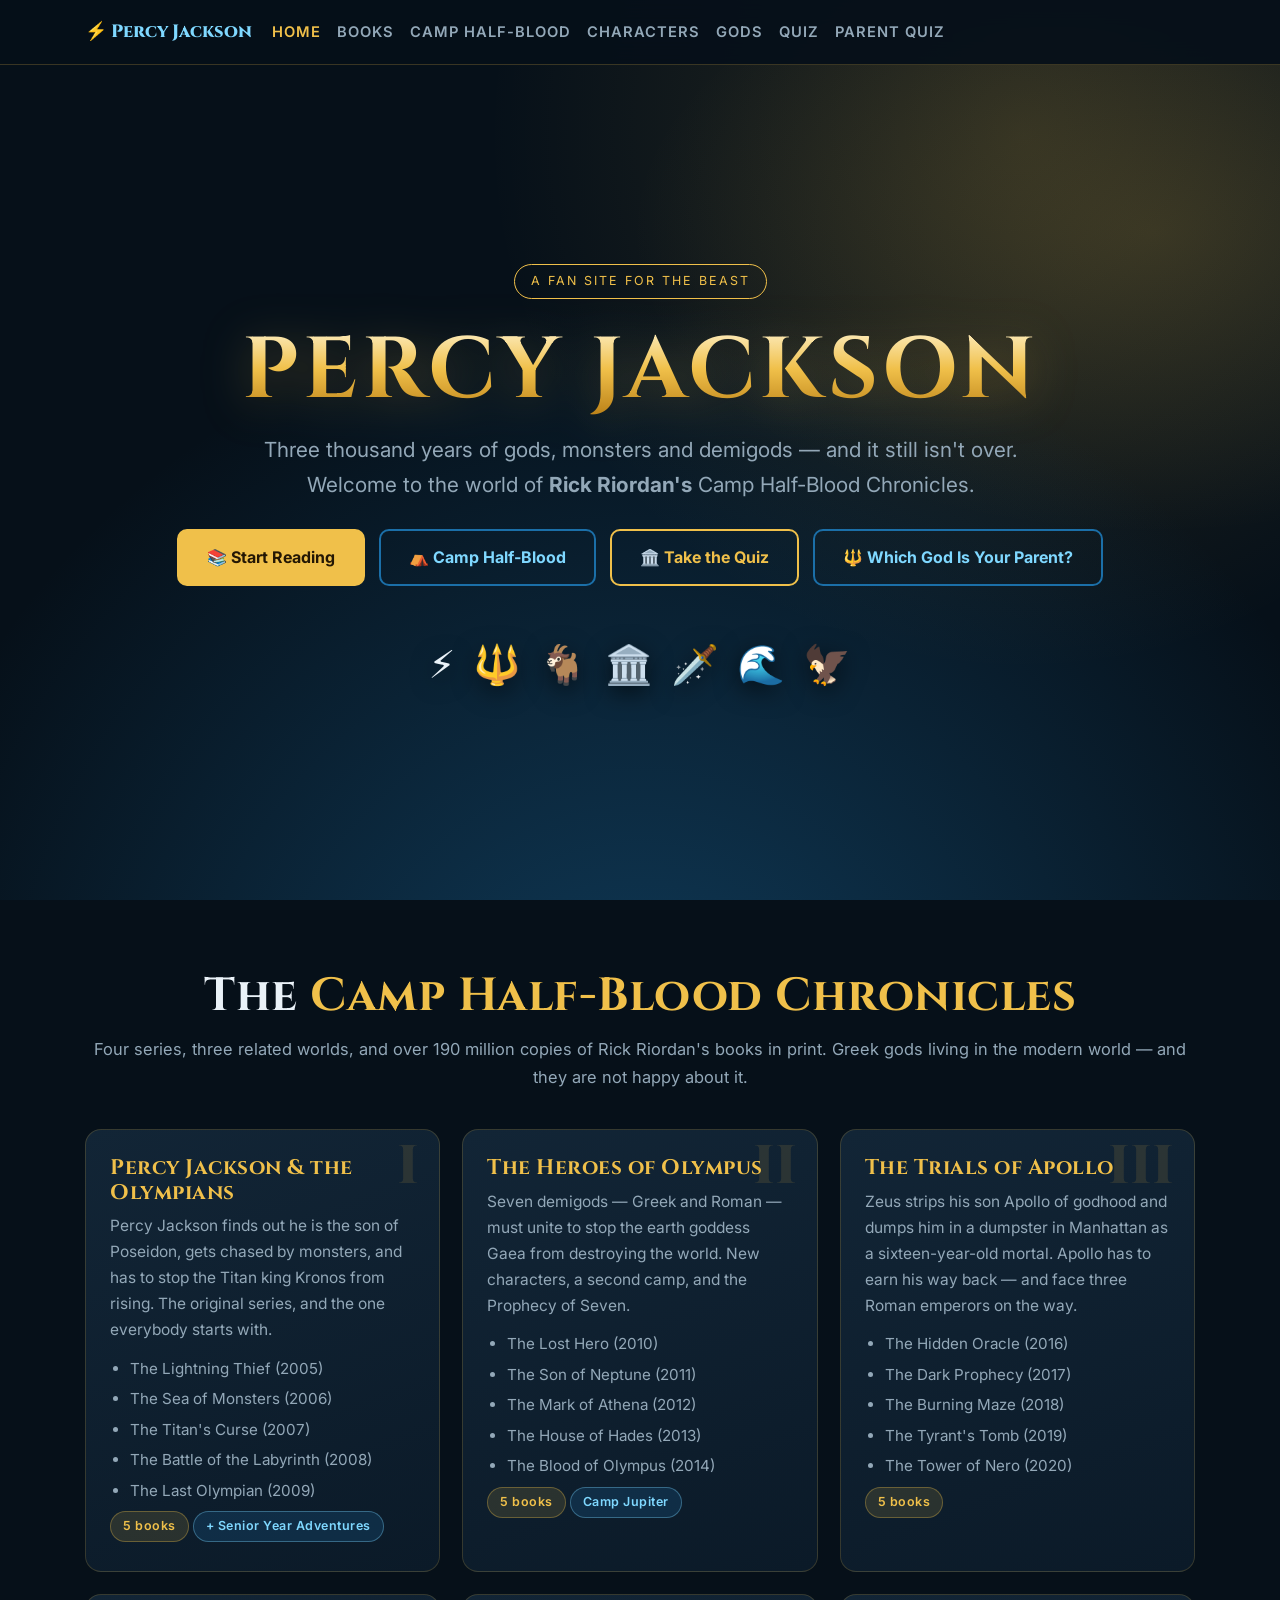
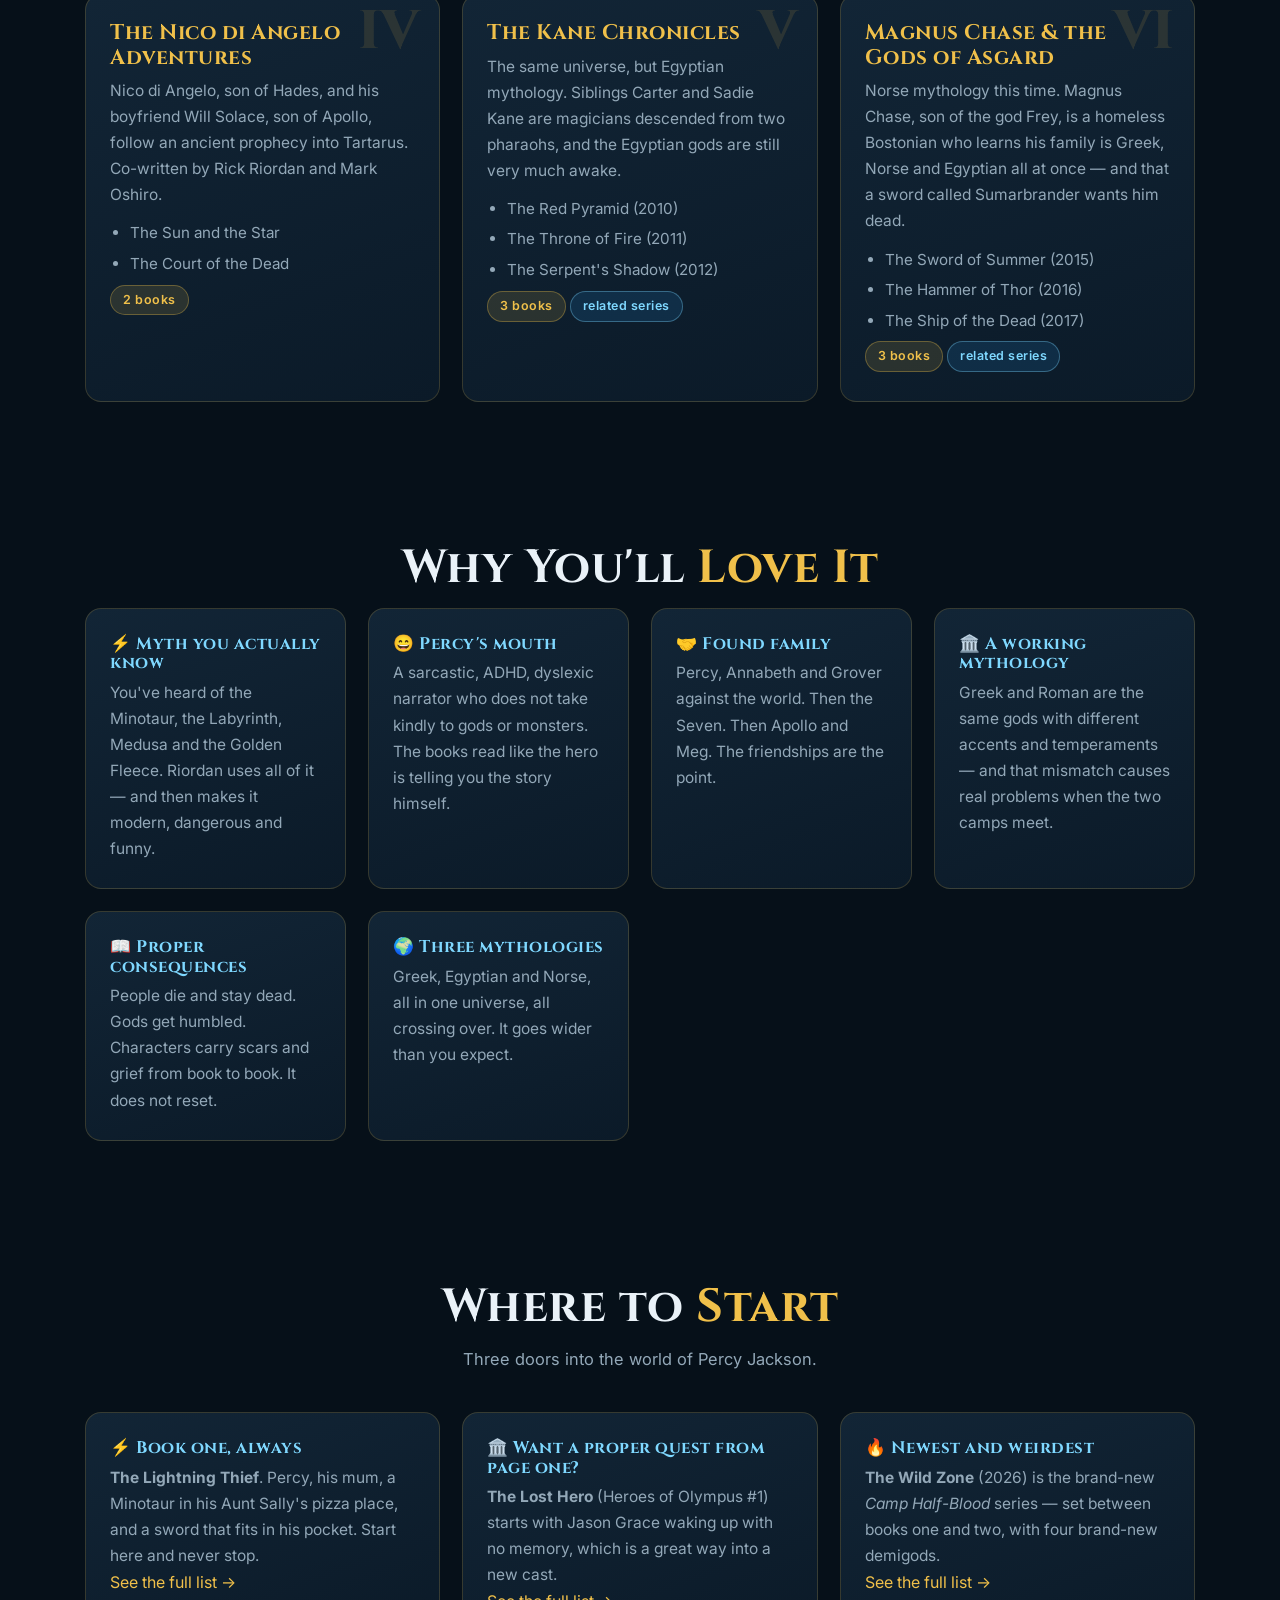
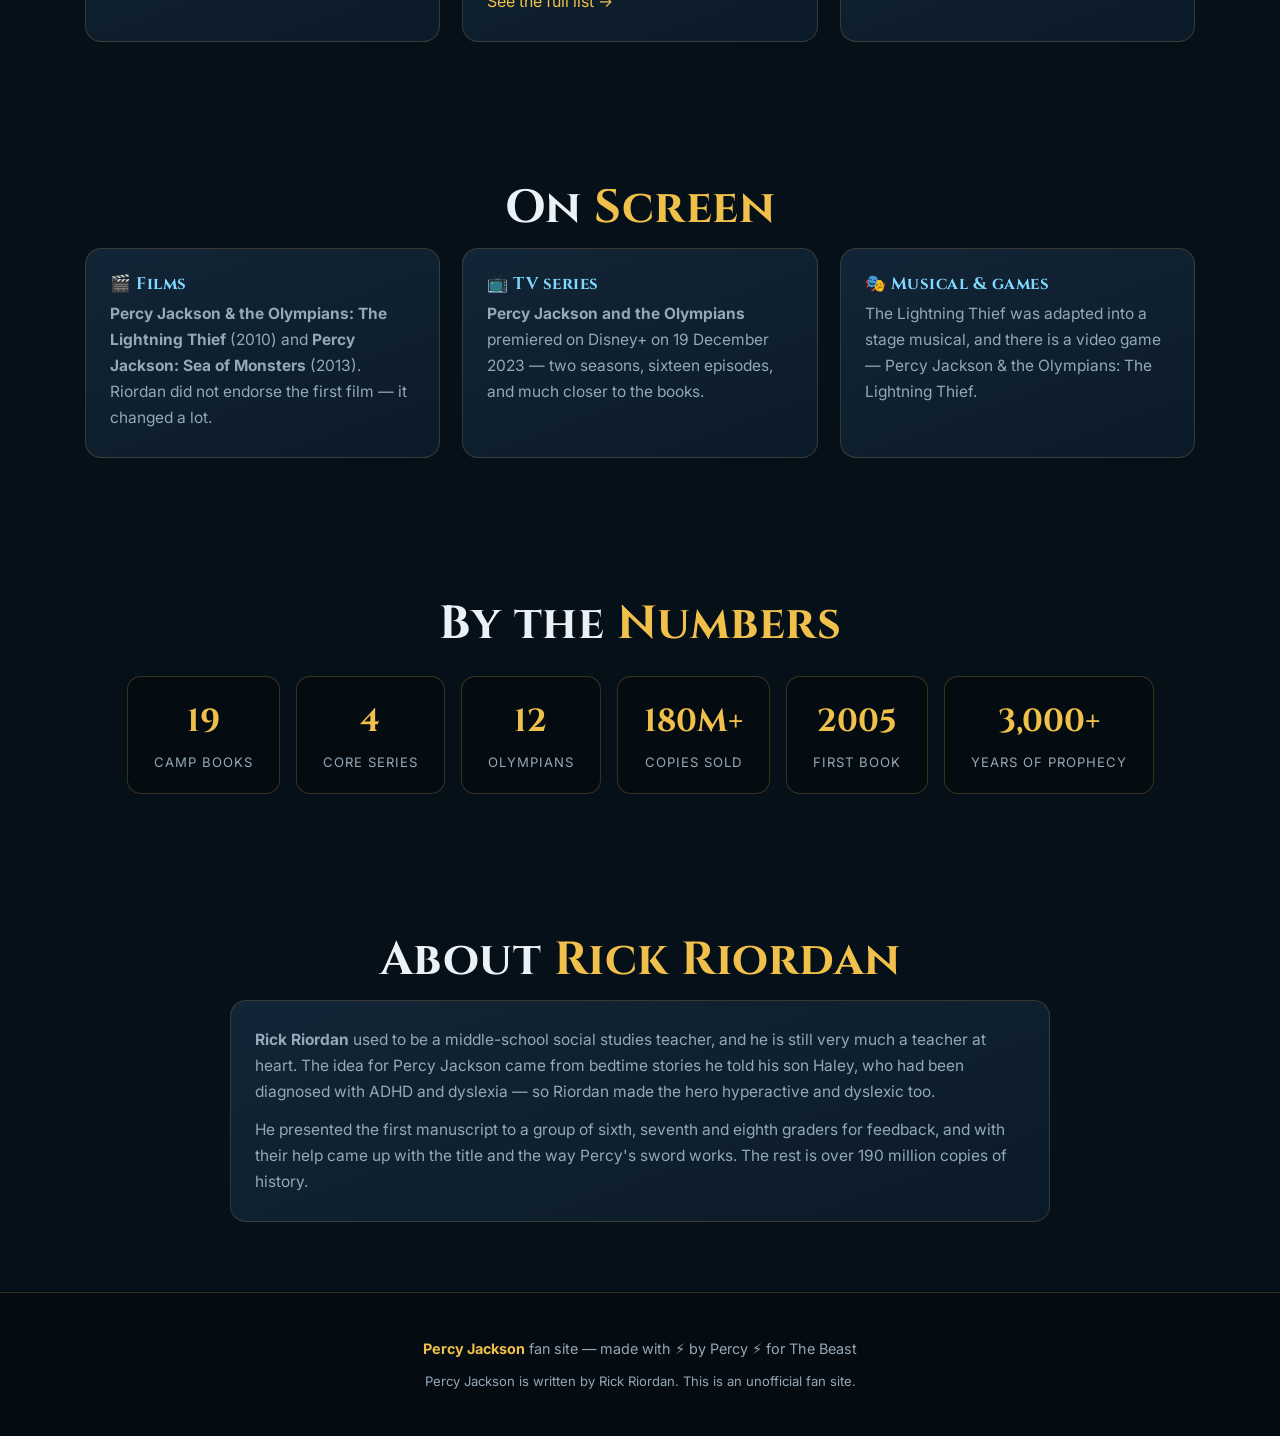
<file: index.html>
<!DOCTYPE html>
<html lang="en">
<head>
<meta charset="UTF-8">
<meta name="viewport" content="width=device-width, initial-scale=1.0">
<title>Percy Jackson — The Camp Half-Blood Chronicles</title>
<meta name="description" content="Everything about Rick Riordan's Percy Jackson universe: the books, the camps, the characters, the gods — and quizzes. Built by Percy ⚡">
<link rel="preconnect" href="https://fonts.googleapis.com">
<link rel="preconnect" href="https://fonts.gstatic.com" crossorigin>
<link href="https://fonts.googleapis.com/css2?family=Cinzel:wght@600;700;800&family=Inter:wght@400;500;600;700&display=swap" rel="stylesheet">
<link rel="stylesheet" href="css/style.css?v=1">
</head>
<body>

<nav>
  <div class="nav-inner">
    <div class="logo">⚡ <span>Percy Jackson</span></div>
    <div class="nav-links">
      <a href="index.html">Home</a>
      <a href="books.html">Books</a>
      <a href="camp.html">Camp Half-Blood</a>
      <a href="characters.html">Characters</a>
      <a href="gods.html">Gods</a>
      <a href="quiz.html">Quiz</a>
      <a href="parent-quiz.html">Parent Quiz</a>
    </div>
  </div>
</nav>

<header class="hero">
  <div class="hero-bg"></div>
  <div class="wrap">
    <div class="tag">A fan site for The Beast</div>
    <h1>Percy Jackson</h1>
    <p class="sub">Three thousand years of gods, monsters and demigods — and it still isn't over.<br>
    Welcome to the world of <strong>Rick Riordan's</strong> Camp Half-Blood Chronicles.</p>
    <div class="hero-btns">
      <a href="books.html" class="btn solid">📚 Start Reading</a>
      <a href="camp.html" class="btn blue">⛺ Camp Half-Blood</a>
      <a href="quiz.html" class="btn">🏛️ Take the Quiz</a>
      <a href="parent-quiz.html" class="btn blue">🔱 Which God Is Your Parent?</a>
    </div>
    <div class="bolt-row">
      <span>⚡</span><span>🔱</span><span>🐐</span><span>🏛️</span><span>🗡️</span><span>🌊</span><span>🦅</span>
    </div>
  </div>
</header>

<section>
  <div class="wrap">
    <h2 class="section-title reveal">The <span>Camp Half-Blood Chronicles</span></h2>
    <p class="section-sub reveal">Four series, three related worlds, and over 190 million copies of Rick Riordan's books in print. Greek gods living in the modern world — and they are not happy about it.</p>
    <div class="grid g2">

      <div class="card series-card reveal">
        <div class="series-no">I</div>
        <h3>Percy Jackson &amp; the Olympians</h3>
        <p>Percy Jackson finds out he is the son of Poseidon, gets chased by monsters, and has to stop the Titan king Kronos from rising. The original series, and the one everybody starts with.</p>
        <ul>
          <li>The Lightning Thief (2005)</li>
          <li>The Sea of Monsters (2006)</li>
          <li>The Titan's Curse (2007)</li>
          <li>The Battle of the Labyrinth (2008)</li>
          <li>The Last Olympian (2009)</li>
        </ul>
        <span class="chip">5 books</span><span class="chip blue">+ Senior Year Adventures</span>
      </div>

      <div class="card series-card reveal">
        <div class="series-no">II</div>
        <h3>The Heroes of Olympus</h3>
        <p>Seven demigods — Greek and Roman — must unite to stop the earth goddess Gaea from destroying the world. New characters, a second camp, and the Prophecy of Seven.</p>
        <ul>
          <li>The Lost Hero (2010)</li>
          <li>The Son of Neptune (2011)</li>
          <li>The Mark of Athena (2012)</li>
          <li>The House of Hades (2013)</li>
          <li>The Blood of Olympus (2014)</li>
        </ul>
        <span class="chip">5 books</span><span class="chip blue">Camp Jupiter</span>
      </div>

      <div class="card series-card reveal">
        <div class="series-no">III</div>
        <h3>The Trials of Apollo</h3>
        <p>Zeus strips his son Apollo of godhood and dumps him in a dumpster in Manhattan as a sixteen-year-old mortal. Apollo has to earn his way back — and face three Roman emperors on the way.</p>
        <ul>
          <li>The Hidden Oracle (2016)</li>
          <li>The Dark Prophecy (2017)</li>
          <li>The Burning Maze (2018)</li>
          <li>The Tyrant's Tomb (2019)</li>
          <li>The Tower of Nero (2020)</li>
        </ul>
        <span class="chip">5 books</span>
      </div>

      <div class="card series-card reveal">
        <div class="series-no">IV</div>
        <h3>The Nico di Angelo Adventures</h3>
        <p>Nico di Angelo, son of Hades, and his boyfriend Will Solace, son of Apollo, follow an ancient prophecy into Tartarus. Co-written by Rick Riordan and Mark Oshiro.</p>
        <ul>
          <li>The Sun and the Star</li>
          <li>The Court of the Dead</li>
        </ul>
        <span class="chip">2 books</span>
      </div>

      <div class="card series-card reveal">
        <div class="series-no">V</div>
        <h3>The Kane Chronicles</h3>
        <p>The same universe, but Egyptian mythology. Siblings Carter and Sadie Kane are magicians descended from two pharaohs, and the Egyptian gods are still very much awake.</p>
        <ul>
          <li>The Red Pyramid (2010)</li>
          <li>The Throne of Fire (2011)</li>
          <li>The Serpent's Shadow (2012)</li>
        </ul>
        <span class="chip">3 books</span><span class="chip blue">related series</span>
      </div>

      <div class="card series-card reveal">
        <div class="series-no">VI</div>
        <h3>Magnus Chase &amp; the Gods of Asgard</h3>
        <p>Norse mythology this time. Magnus Chase, son of the god Frey, is a homeless Bostonian who learns his family is Greek, Norse and Egyptian all at once — and that a sword called Sumarbrander wants him dead.</p>
        <ul>
          <li>The Sword of Summer (2015)</li>
          <li>The Hammer of Thor (2016)</li>
          <li>The Ship of the Dead (2017)</li>
        </ul>
        <span class="chip">3 books</span><span class="chip blue">related series</span>
      </div>

    </div>
  </div>
</section>

<section>
  <div class="wrap">
    <h2 class="section-title reveal">Why You'll <span>Love It</span></h2>
    <div class="grid g3">
      <div class="card reveal">
        <h4>⚡ Myth you actually know</h4>
        <p>You've heard of the Minotaur, the Labyrinth, Medusa and the Golden Fleece. Riordan uses all of it — and then makes it modern, dangerous and funny.</p>
      </div>
      <div class="card reveal">
        <h4>😄 Percy's mouth</h4>
        <p>A sarcastic, ADHD, dyslexic narrator who does not take kindly to gods or monsters. The books read like the hero is telling you the story himself.</p>
      </div>
      <div class="card reveal">
        <h4>🤝 Found family</h4>
        <p>Percy, Annabeth and Grover against the world. Then the Seven. Then Apollo and Meg. The friendships are the point.</p>
      </div>
      <div class="card reveal">
        <h4>🏛️ A working mythology</h4>
        <p>Greek and Roman are the same gods with different accents and temperaments — and that mismatch causes real problems when the two camps meet.</p>
      </div>
      <div class="card reveal">
        <h4>📖 Proper consequences</h4>
        <p>People die and stay dead. Gods get humbled. Characters carry scars and grief from book to book. It does not reset.</p>
      </div>
      <div class="card reveal">
        <h4>🌍 Three mythologies</h4>
        <p>Greek, Egyptian and Norse, all in one universe, all crossing over. It goes wider than you expect.</p>
      </div>
    </div>
  </div>
</section>

<section>
  <div class="wrap">
    <h2 class="section-title reveal">Where to <span>Start</span></h2>
    <p class="section-sub reveal">Three doors into the world of Percy Jackson.</p>
    <div class="grid g3">
      <div class="card reveal">
        <h4>⚡ Book one, always</h4>
        <p><b>The Lightning Thief</b>. Percy, his mum, a Minotaur in his Aunt Sally's pizza place, and a sword that fits in his pocket. Start here and never stop.</p>
        <a href="books.html">See the full list →</a>
      </div>
      <div class="card reveal">
        <h4>🏛️ Want a proper quest from page one?</h4>
        <p><b>The Lost Hero</b> (Heroes of Olympus #1) starts with Jason Grace waking up with no memory, which is a great way into a new cast.</p>
        <a href="books.html">See the full list →</a>
      </div>
      <div class="card reveal">
        <h4>🔥 Newest and weirdest</h4>
        <p><b>The Wild Zone</b> (2026) is the brand-new <i>Camp Half-Blood</i> series — set between books one and two, with four brand-new demigods.</p>
        <a href="books.html">See the full list →</a>
      </div>
    </div>
  </div>
</section>

<section>
  <div class="wrap">
    <h2 class="section-title reveal">On <span>Screen</span></h2>
    <div class="grid g3">
      <div class="card reveal">
        <h4>🎬 Films</h4>
        <p class="muted"><b>Percy Jackson &amp; the Olympians: The Lightning Thief</b> (2010) and <b>Percy Jackson: Sea of Monsters</b> (2013). Riordan did not endorse the first film — it changed a lot.</p>
      </div>
      <div class="card reveal">
        <h4>📺 TV series</h4>
        <p class="muted"><b>Percy Jackson and the Olympians</b> premiered on Disney+ on 19 December 2023 — two seasons, sixteen episodes, and much closer to the books.</p>
      </div>
      <div class="card reveal">
        <h4>🎭 Musical &amp; games</h4>
        <p class="muted">The Lightning Thief was adapted into a stage musical, and there is a video game — Percy Jackson &amp; the Olympians: The Lightning Thief.</p>
      </div>
    </div>
  </div>
</section>

<section>
  <div class="wrap">
    <h2 class="section-title reveal">By the <span>Numbers</span></h2>
    <div class="stat-row reveal">
      <div class="stat"><b>19</b><span>Camp books</span></div>
      <div class="stat"><b>4</b><span>Core series</span></div>
      <div class="stat"><b>12</b><span>Olympians</span></div>
      <div class="stat"><b>180M+</b><span>Copies sold</span></div>
      <div class="stat"><b>2005</b><span>First book</span></div>
      <div class="stat"><b>3,000+</b><span>Years of prophecy</span></div>
    </div>
  </div>
</section>

<section>
  <div class="wrap">
    <h2 class="section-title reveal">About <span>Rick Riordan</span></h2>
    <div class="card reveal" style="max-width:820px;margin:0 auto">
      <p class="muted"><b>Rick Riordan</b> used to be a middle-school social studies teacher, and he is still very much a teacher at heart. The idea for Percy Jackson came from bedtime stories he told his son Haley, who had been diagnosed with ADHD and dyslexia — so Riordan made the hero hyperactive and dyslexic too.</p>
      <p class="muted" style="margin-top:12px">He presented the first manuscript to a group of sixth, seventh and eighth graders for feedback, and with their help came up with the title and the way Percy's sword works. The rest is over 190 million copies of history.</p>
    </div>
  </div>
</section>

<footer>
  <p><b>Percy Jackson</b> fan site — made with ⚡ by Percy ⚡ for The Beast</p>
  <p style="margin-top:8px;font-size:.82rem">Percy Jackson is written by Rick Riordan. This is an unofficial fan site.</p>
</footer>

<script src="js/main.js"></script>
</body>
</html>
</file>
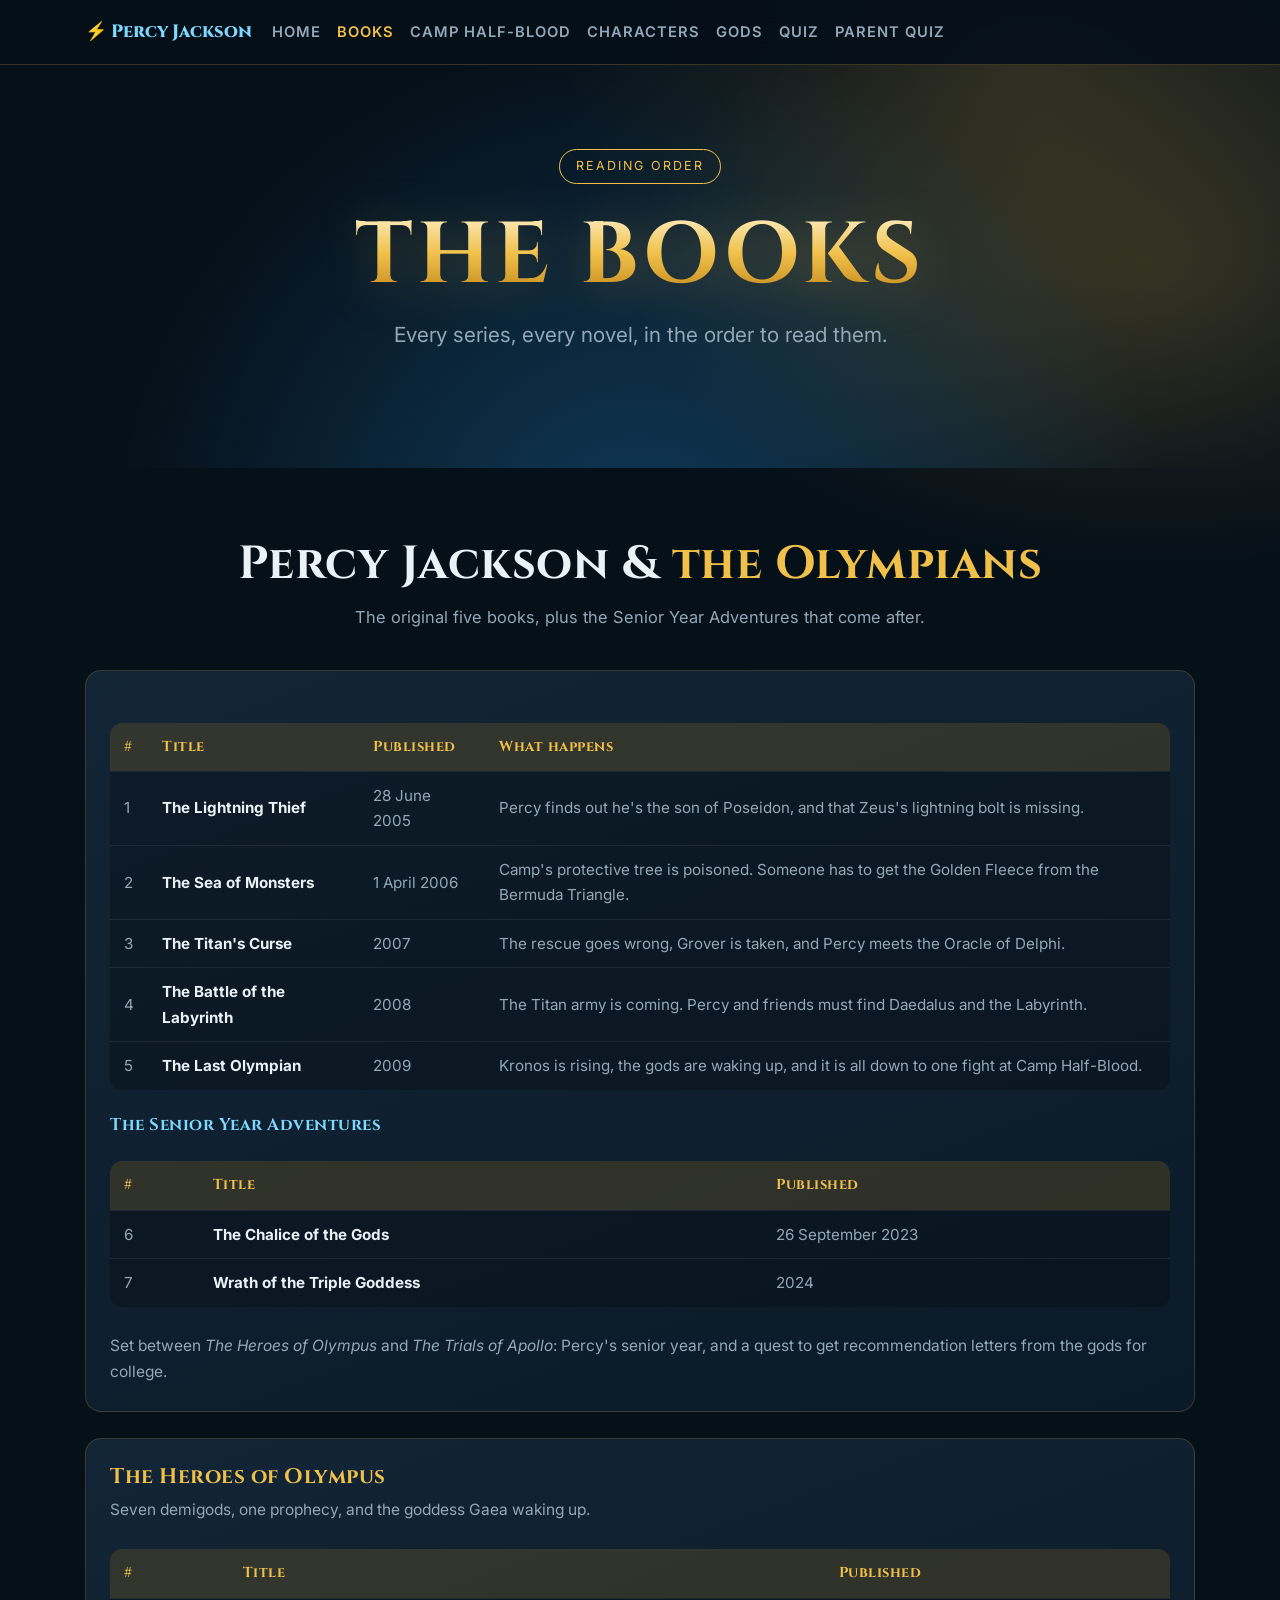
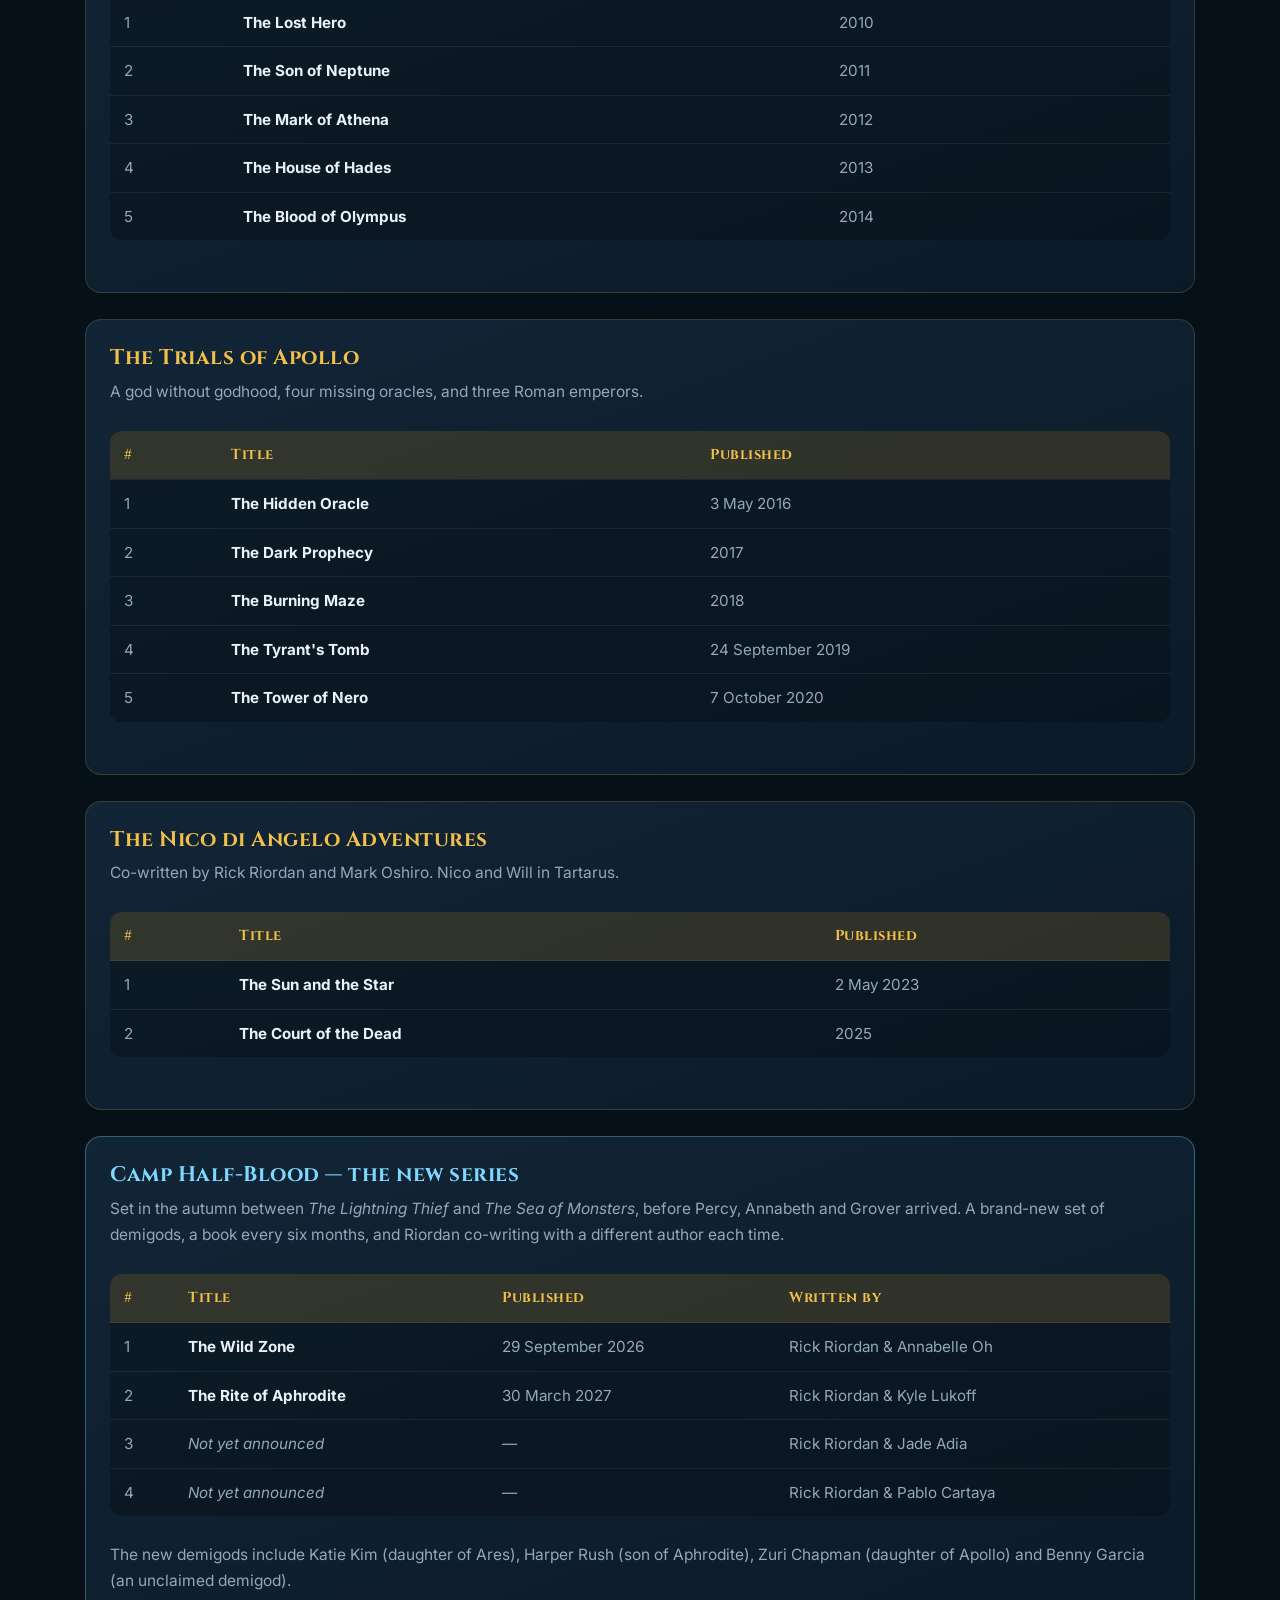
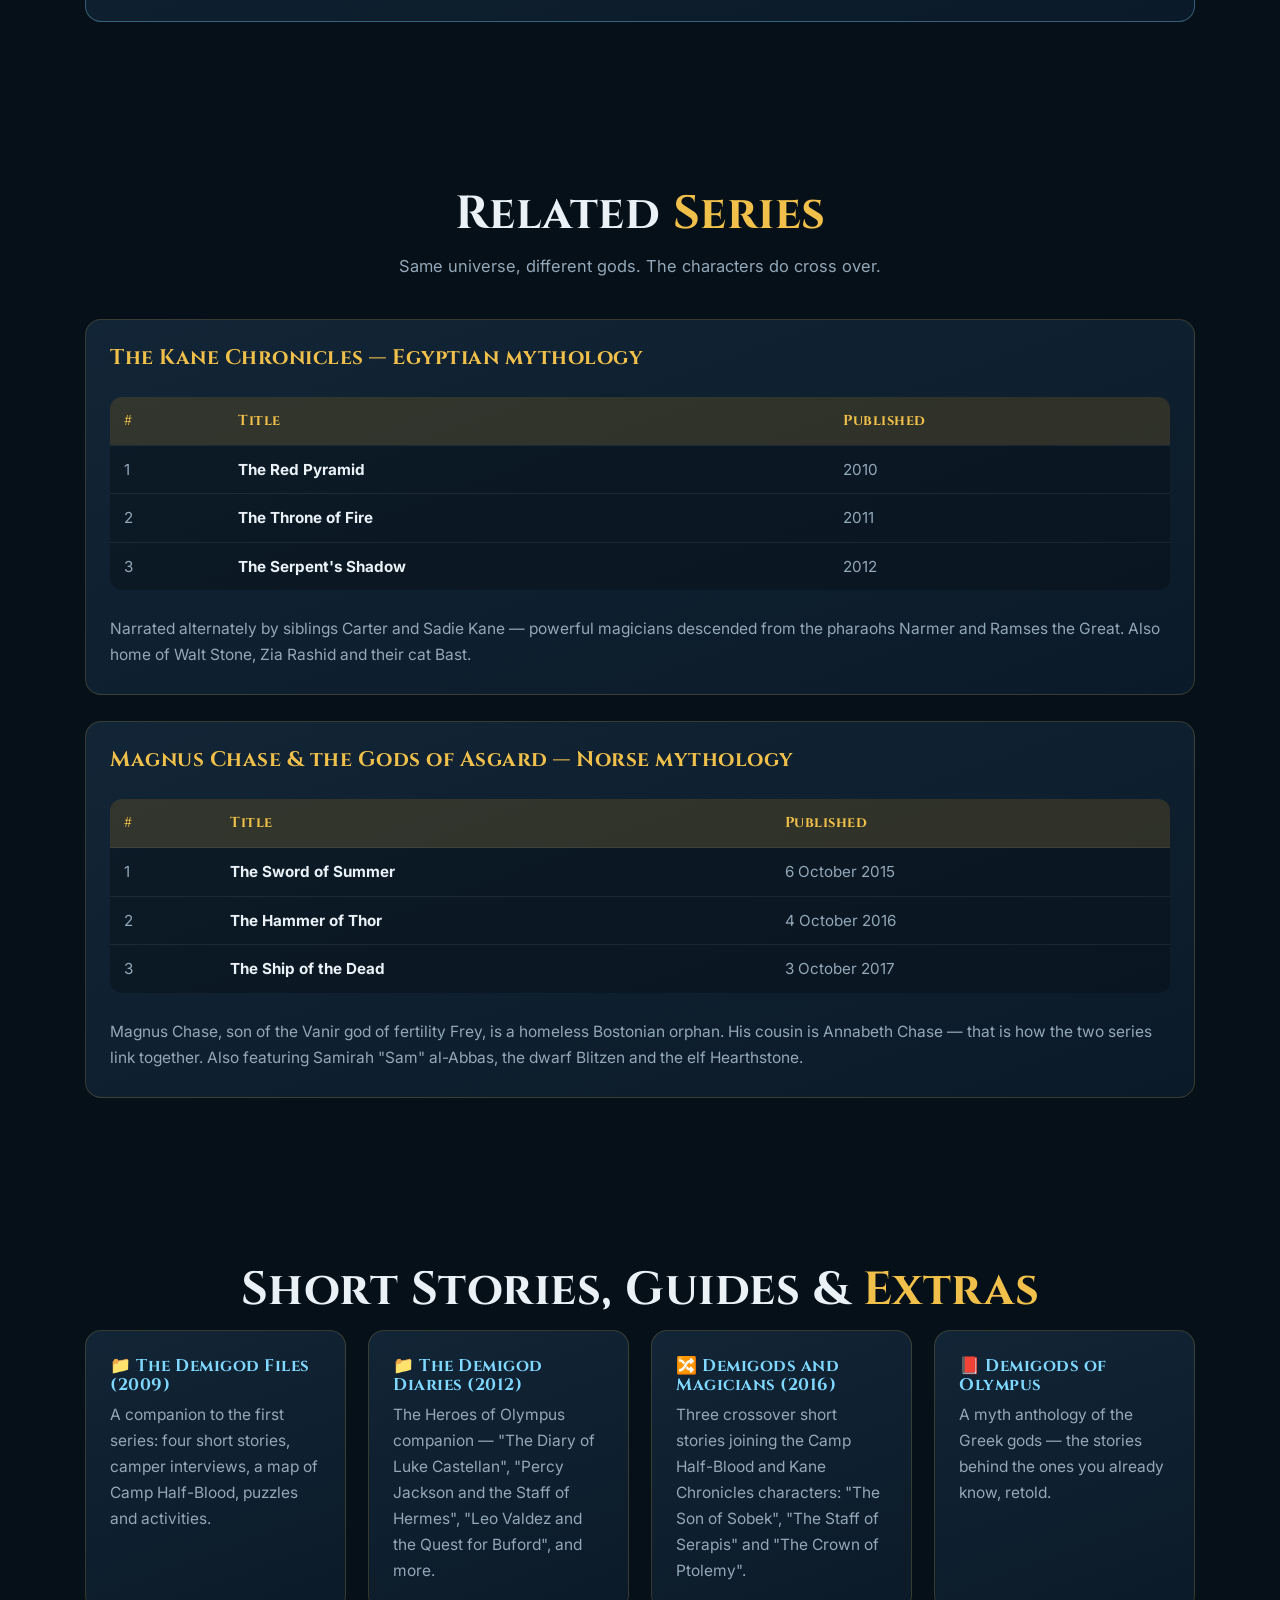
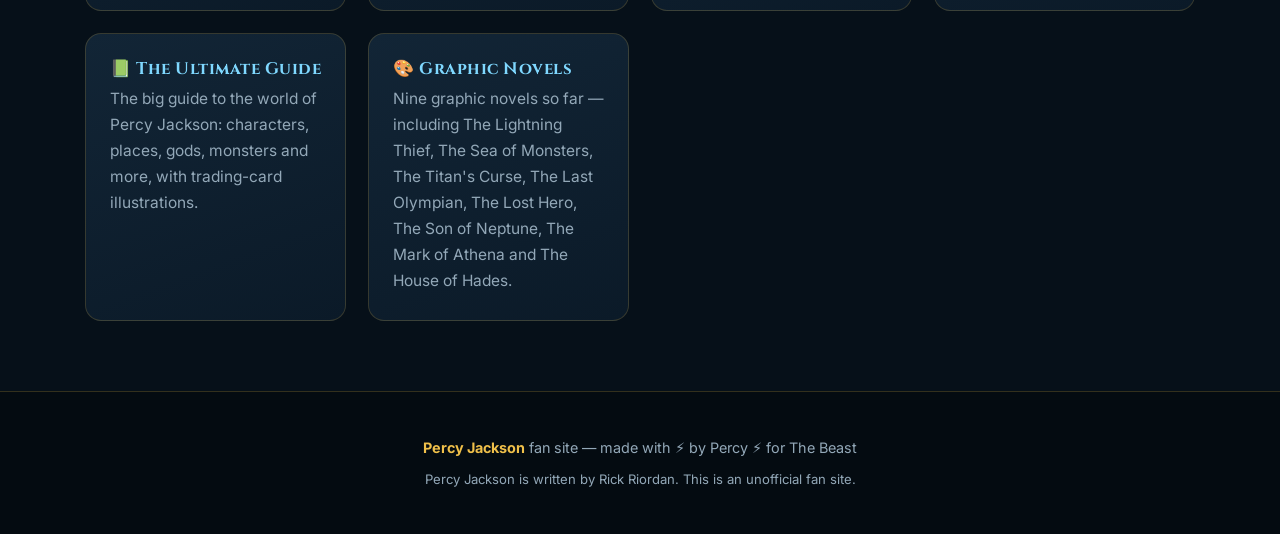
<file: books.html>
<!DOCTYPE html>
<html lang="en">
<head>
<meta charset="UTF-8">
<meta name="viewport" content="width=device-width, initial-scale=1.0">
<title>Books — Percy Jackson Fan Site</title>
<meta name="description" content="Every Percy Jackson book in reading order: Olympians, Heroes of Olympus, Senior Year Adventures, Trials of Apollo, Nico di Angelo, Kane Chronicles, Magnus Chase and the new Camp Half-Blood series.">
<link rel="preconnect" href="https://fonts.googleapis.com">
<link rel="preconnect" href="https://fonts.gstatic.com" crossorigin>
<link href="https://fonts.googleapis.com/css2?family=Cinzel:wght@600;700;800&family=Inter:wght@400;500;600;700&display=swap" rel="stylesheet">
<link rel="stylesheet" href="css/style.css?v=1">
</head>
<body>

<nav>
  <div class="nav-inner">
    <div class="logo">⚡ <span>Percy Jackson</span></div>
    <div class="nav-links">
      <a href="index.html">Home</a>
      <a href="books.html">Books</a>
      <a href="camp.html">Camp Half-Blood</a>
      <a href="characters.html">Characters</a>
      <a href="gods.html">Gods</a>
      <a href="quiz.html">Quiz</a>
      <a href="parent-quiz.html">Parent Quiz</a>
    </div>
  </div>
</nav>

<header class="hero" style="min-height:52vh">
  <div class="hero-bg"></div>
  <div class="wrap">
    <div class="tag">Reading order</div>
    <h1>The Books</h1>
    <p class="sub">Every series, every novel, in the order to read them.</p>
  </div>
</header>

<section>
  <div class="wrap">
    <h2 class="section-title reveal">Percy Jackson &amp; <span>the Olympians</span></h2>
    <p class="section-sub reveal">The original five books, plus the Senior Year Adventures that come after.</p>
    <div class="card reveal" style="margin-bottom:26px">
      <table>
        <tr><th>#</th><th>Title</th><th>Published</th><th>What happens</th></tr>
        <tr><td>1</td><td><b>The Lightning Thief</b></td><td>28 June 2005</td><td>Percy finds out he's the son of Poseidon, and that Zeus's lightning bolt is missing.</td></tr>
        <tr><td>2</td><td><b>The Sea of Monsters</b></td><td>1 April 2006</td><td>Camp's protective tree is poisoned. Someone has to get the Golden Fleece from the Bermuda Triangle.</td></tr>
        <tr><td>3</td><td><b>The Titan's Curse</b></td><td>2007</td><td>The rescue goes wrong, Grover is taken, and Percy meets the Oracle of Delphi.</td></tr>
        <tr><td>4</td><td><b>The Battle of the Labyrinth</b></td><td>2008</td><td>The Titan army is coming. Percy and friends must find Daedalus and the Labyrinth.</td></tr>
        <tr><td>5</td><td><b>The Last Olympian</b></td><td>2009</td><td>Kronos is rising, the gods are waking up, and it is all down to one fight at Camp Half-Blood.</td></tr>
      </table>
      <h4 style="margin-top:22px">The Senior Year Adventures</h4>
      <table>
        <tr><th>#</th><th>Title</th><th>Published</th></tr>
        <tr><td>6</td><td><b>The Chalice of the Gods</b></td><td>26 September 2023</td></tr>
        <tr><td>7</td><td><b>Wrath of the Triple Goddess</b></td><td>2024</td></tr>
      </table>
      <p class="muted">Set between <i>The Heroes of Olympus</i> and <i>The Trials of Apollo</i>: Percy's senior year, and a quest to get recommendation letters from the gods for college.</p>
    </div>

    <div class="card reveal" style="margin-bottom:26px">
      <h3>The Heroes of Olympus</h3>
      <p class="muted" style="margin-bottom:6px">Seven demigods, one prophecy, and the goddess Gaea waking up.</p>
      <table>
        <tr><th>#</th><th>Title</th><th>Published</th></tr>
        <tr><td>1</td><td><b>The Lost Hero</b></td><td>2010</td></tr>
        <tr><td>2</td><td><b>The Son of Neptune</b></td><td>2011</td></tr>
        <tr><td>3</td><td><b>The Mark of Athena</b></td><td>2012</td></tr>
        <tr><td>4</td><td><b>The House of Hades</b></td><td>2013</td></tr>
        <tr><td>5</td><td><b>The Blood of Olympus</b></td><td>2014</td></tr>
      </table>
    </div>

    <div class="card reveal" style="margin-bottom:26px">
      <h3>The Trials of Apollo</h3>
      <p class="muted" style="margin-bottom:6px">A god without godhood, four missing oracles, and three Roman emperors.</p>
      <table>
        <tr><th>#</th><th>Title</th><th>Published</th></tr>
        <tr><td>1</td><td><b>The Hidden Oracle</b></td><td>3 May 2016</td></tr>
        <tr><td>2</td><td><b>The Dark Prophecy</b></td><td>2017</td></tr>
        <tr><td>3</td><td><b>The Burning Maze</b></td><td>2018</td></tr>
        <tr><td>4</td><td><b>The Tyrant's Tomb</b></td><td>24 September 2019</td></tr>
        <tr><td>5</td><td><b>The Tower of Nero</b></td><td>7 October 2020</td></tr>
      </table>
    </div>

    <div class="card reveal" style="margin-bottom:26px">
      <h3>The Nico di Angelo Adventures</h3>
      <p class="muted" style="margin-bottom:6px">Co-written by Rick Riordan and Mark Oshiro. Nico and Will in Tartarus.</p>
      <table>
        <tr><th>#</th><th>Title</th><th>Published</th></tr>
        <tr><td>1</td><td><b>The Sun and the Star</b></td><td>2 May 2023</td></tr>
        <tr><td>2</td><td><b>The Court of the Dead</b></td><td>2025</td></tr>
      </table>
    </div>

    <div class="card reveal" style="margin-bottom:26px;border-color:rgba(127,216,255,.35)">
      <h3 style="color:var(--lightning)">Camp Half-Blood — the new series</h3>
      <p class="muted" style="margin-bottom:6px">Set in the autumn between <i>The Lightning Thief</i> and <i>The Sea of Monsters</i>, before Percy, Annabeth and Grover arrived. A brand-new set of demigods, a book every six months, and Riordan co-writing with a different author each time.</p>
      <table>
        <tr><th>#</th><th>Title</th><th>Published</th><th>Written by</th></tr>
        <tr><td>1</td><td><b>The Wild Zone</b></td><td>29 September 2026</td><td>Rick Riordan &amp; Annabelle Oh</td></tr>
        <tr><td>2</td><td><b>The Rite of Aphrodite</b></td><td>30 March 2027</td><td>Rick Riordan &amp; Kyle Lukoff</td></tr>
        <tr><td>3</td><td><i>Not yet announced</i></td><td>—</td><td>Rick Riordan &amp; Jade Adia</td></tr>
        <tr><td>4</td><td><i>Not yet announced</i></td><td>—</td><td>Rick Riordan &amp; Pablo Cartaya</td></tr>
      </table>
      <p class="muted">The new demigods include Katie Kim (daughter of Ares), Harper Rush (son of Aphrodite), Zuri Chapman (daughter of Apollo) and Benny Garcia (an unclaimed demigod).</p>
    </div>
  </div>
</section>

<section>
  <div class="wrap">
    <h2 class="section-title reveal">Related <span>Series</span></h2>
    <p class="section-sub reveal">Same universe, different gods. The characters do cross over.</p>

    <div class="card reveal" style="margin-bottom:26px">
      <h3>The Kane Chronicles — Egyptian mythology</h3>
      <table>
        <tr><th>#</th><th>Title</th><th>Published</th></tr>
        <tr><td>1</td><td><b>The Red Pyramid</b></td><td>2010</td></tr>
        <tr><td>2</td><td><b>The Throne of Fire</b></td><td>2011</td></tr>
        <tr><td>3</td><td><b>The Serpent's Shadow</b></td><td>2012</td></tr>
      </table>
      <p class="muted">Narrated alternately by siblings Carter and Sadie Kane — powerful magicians descended from the pharaohs Narmer and Ramses the Great. Also home of Walt Stone, Zia Rashid and their cat Bast.</p>
    </div>

    <div class="card reveal" style="margin-bottom:26px">
      <h3>Magnus Chase &amp; the Gods of Asgard — Norse mythology</h3>
      <table>
        <tr><th>#</th><th>Title</th><th>Published</th></tr>
        <tr><td>1</td><td><b>The Sword of Summer</b></td><td>6 October 2015</td></tr>
        <tr><td>2</td><td><b>The Hammer of Thor</b></td><td>4 October 2016</td></tr>
        <tr><td>3</td><td><b>The Ship of the Dead</b></td><td>3 October 2017</td></tr>
      </table>
      <p class="muted">Magnus Chase, son of the Vanir god of fertility Frey, is a homeless Bostonian orphan. His cousin is Annabeth Chase — that is how the two series link together. Also featuring Samirah "Sam" al-Abbas, the dwarf Blitzen and the elf Hearthstone.</p>
    </div>
  </div>
</section>

<section>
  <div class="wrap">
    <h2 class="section-title reveal">Short Stories, Guides &amp; <span>Extras</span></h2>
    <div class="grid g3">
      <div class="card reveal">
        <h4>📁 The Demigod Files (2009)</h4>
        <p class="muted">A companion to the first series: four short stories, camper interviews, a map of Camp Half-Blood, puzzles and activities.</p>
      </div>
      <div class="card reveal">
        <h4>📁 The Demigod Diaries (2012)</h4>
        <p class="muted">The Heroes of Olympus companion — "The Diary of Luke Castellan", "Percy Jackson and the Staff of Hermes", "Leo Valdez and the Quest for Buford", and more.</p>
      </div>
      <div class="card reveal">
        <h4>🔀 Demigods and Magicians (2016)</h4>
        <p class="muted">Three crossover short stories joining the Camp Half-Blood and Kane Chronicles characters: "The Son of Sobek", "The Staff of Serapis" and "The Crown of Ptolemy".</p>
      </div>
      <div class="card reveal">
        <h4>📕 Demigods of Olympus</h4>
        <p class="muted">A myth anthology of the Greek gods — the stories behind the ones you already know, retold.</p>
      </div>
      <div class="card reveal">
        <h4>📗 The Ultimate Guide</h4>
        <p class="muted">The big guide to the world of Percy Jackson: characters, places, gods, monsters and more, with trading-card illustrations.</p>
      </div>
      <div class="card reveal">
        <h4>🎨 Graphic Novels</h4>
        <p class="muted">Nine graphic novels so far — including The Lightning Thief, The Sea of Monsters, The Titan's Curse, The Last Olympian, The Lost Hero, The Son of Neptune, The Mark of Athena and The House of Hades.</p>
      </div>
    </div>
  </div>
</section>

<footer>
  <p><b>Percy Jackson</b> fan site — made with ⚡ by Percy ⚡ for The Beast</p>
  <p style="margin-top:8px;font-size:.82rem">Percy Jackson is written by Rick Riordan. This is an unofficial fan site.</p>
</footer>

<script src="js/main.js"></script>
</body>
</html>
</file>
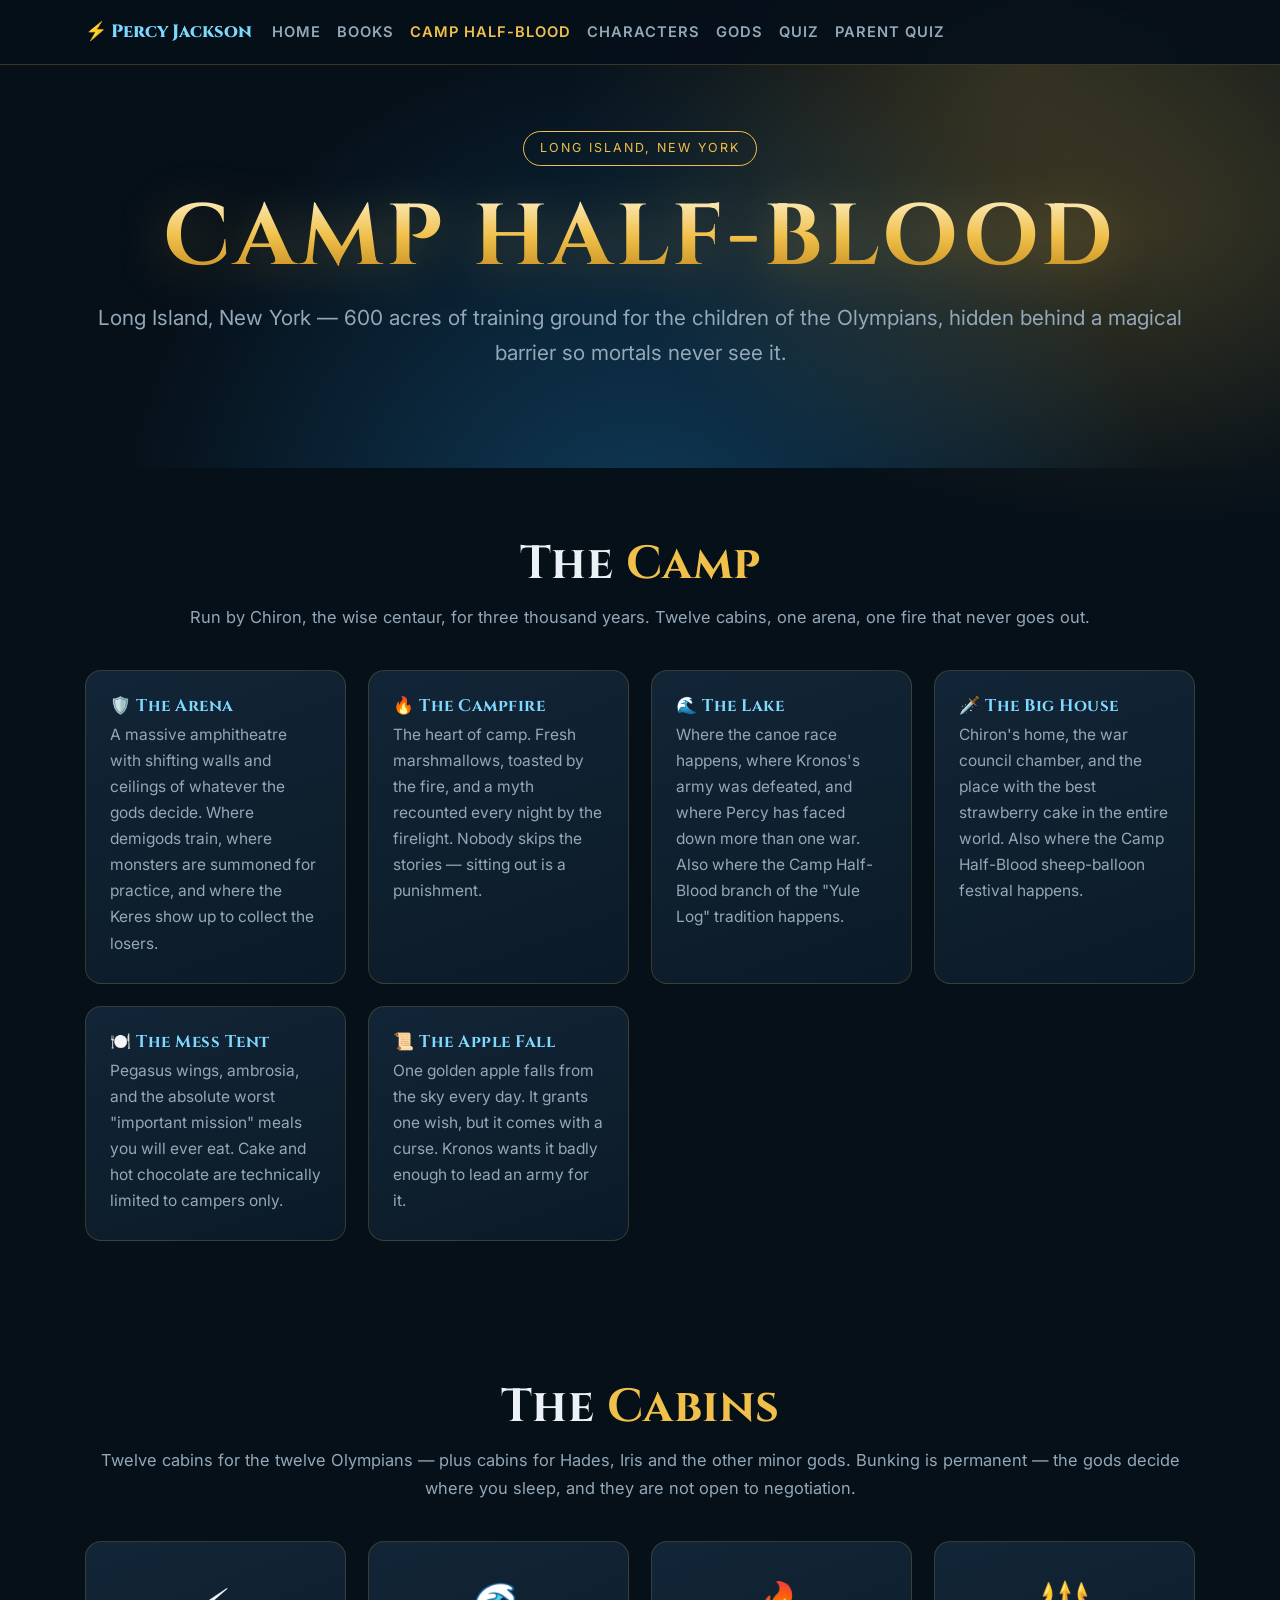
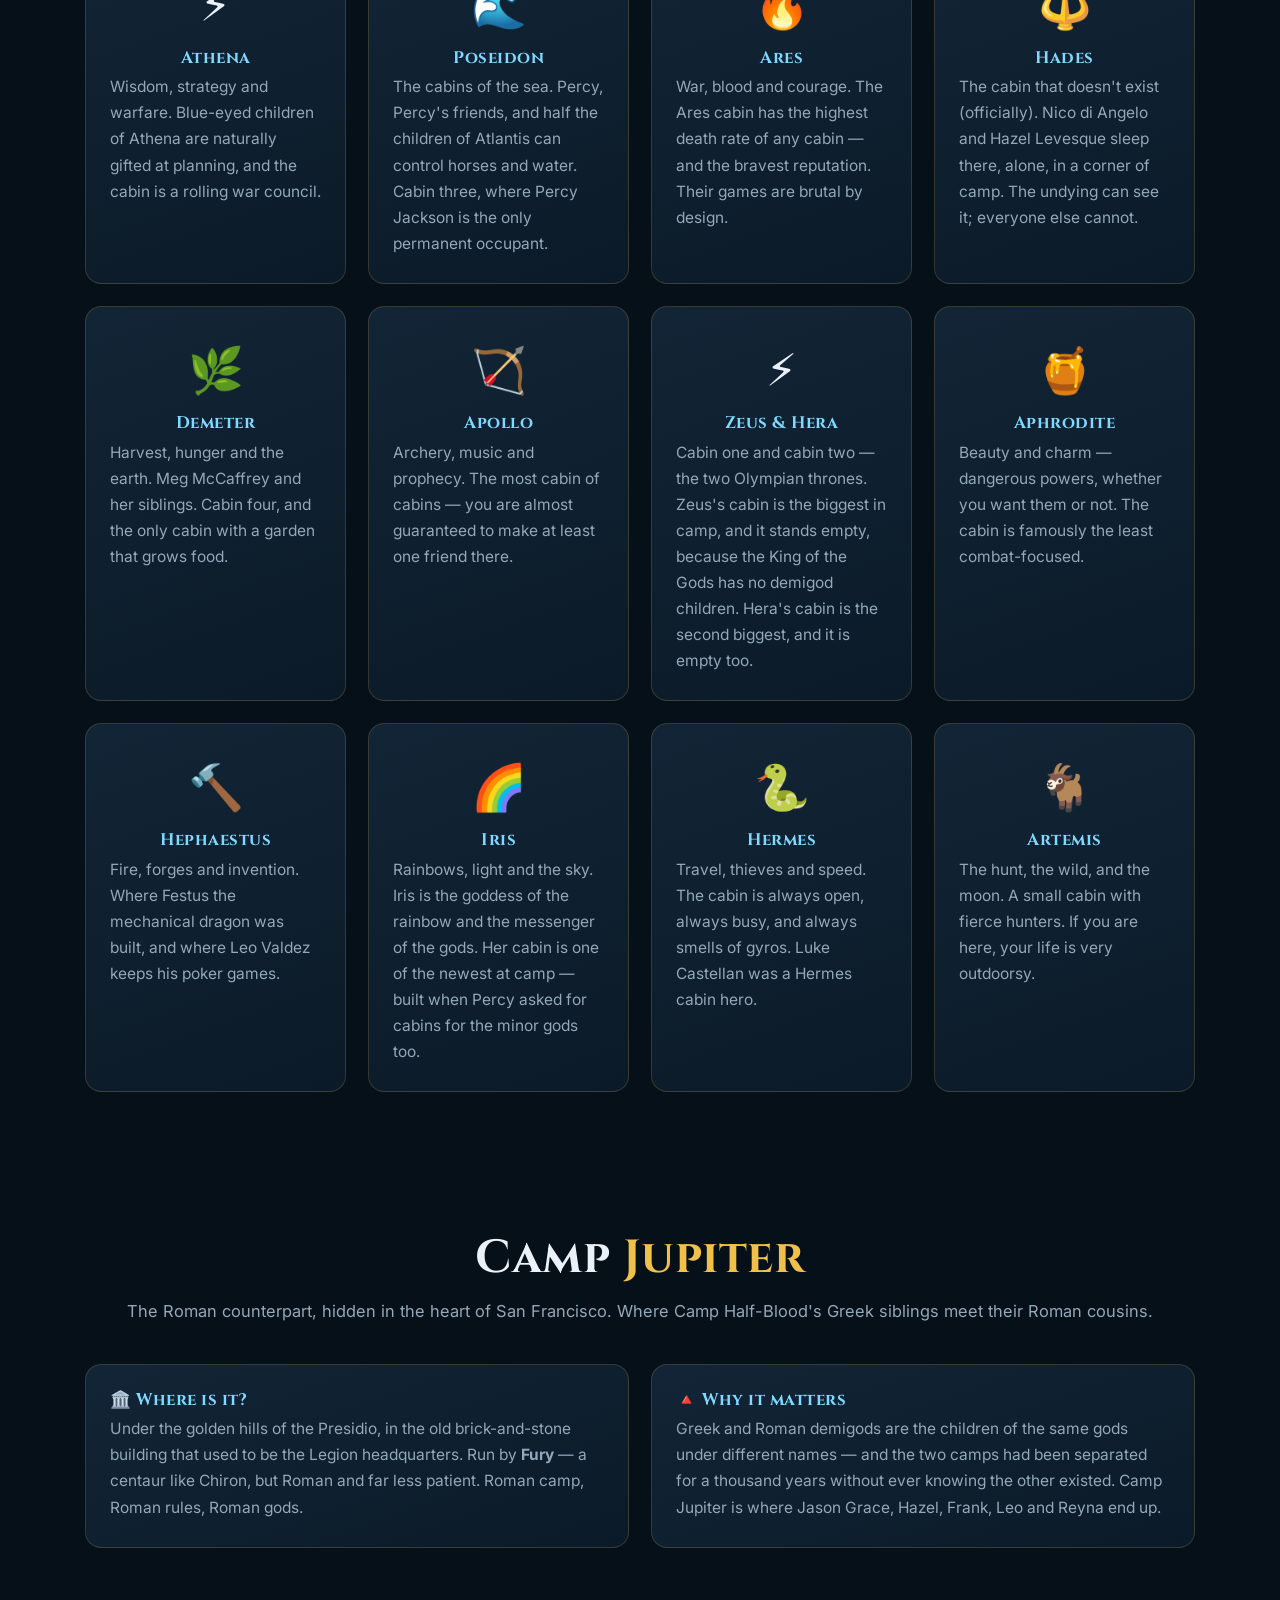
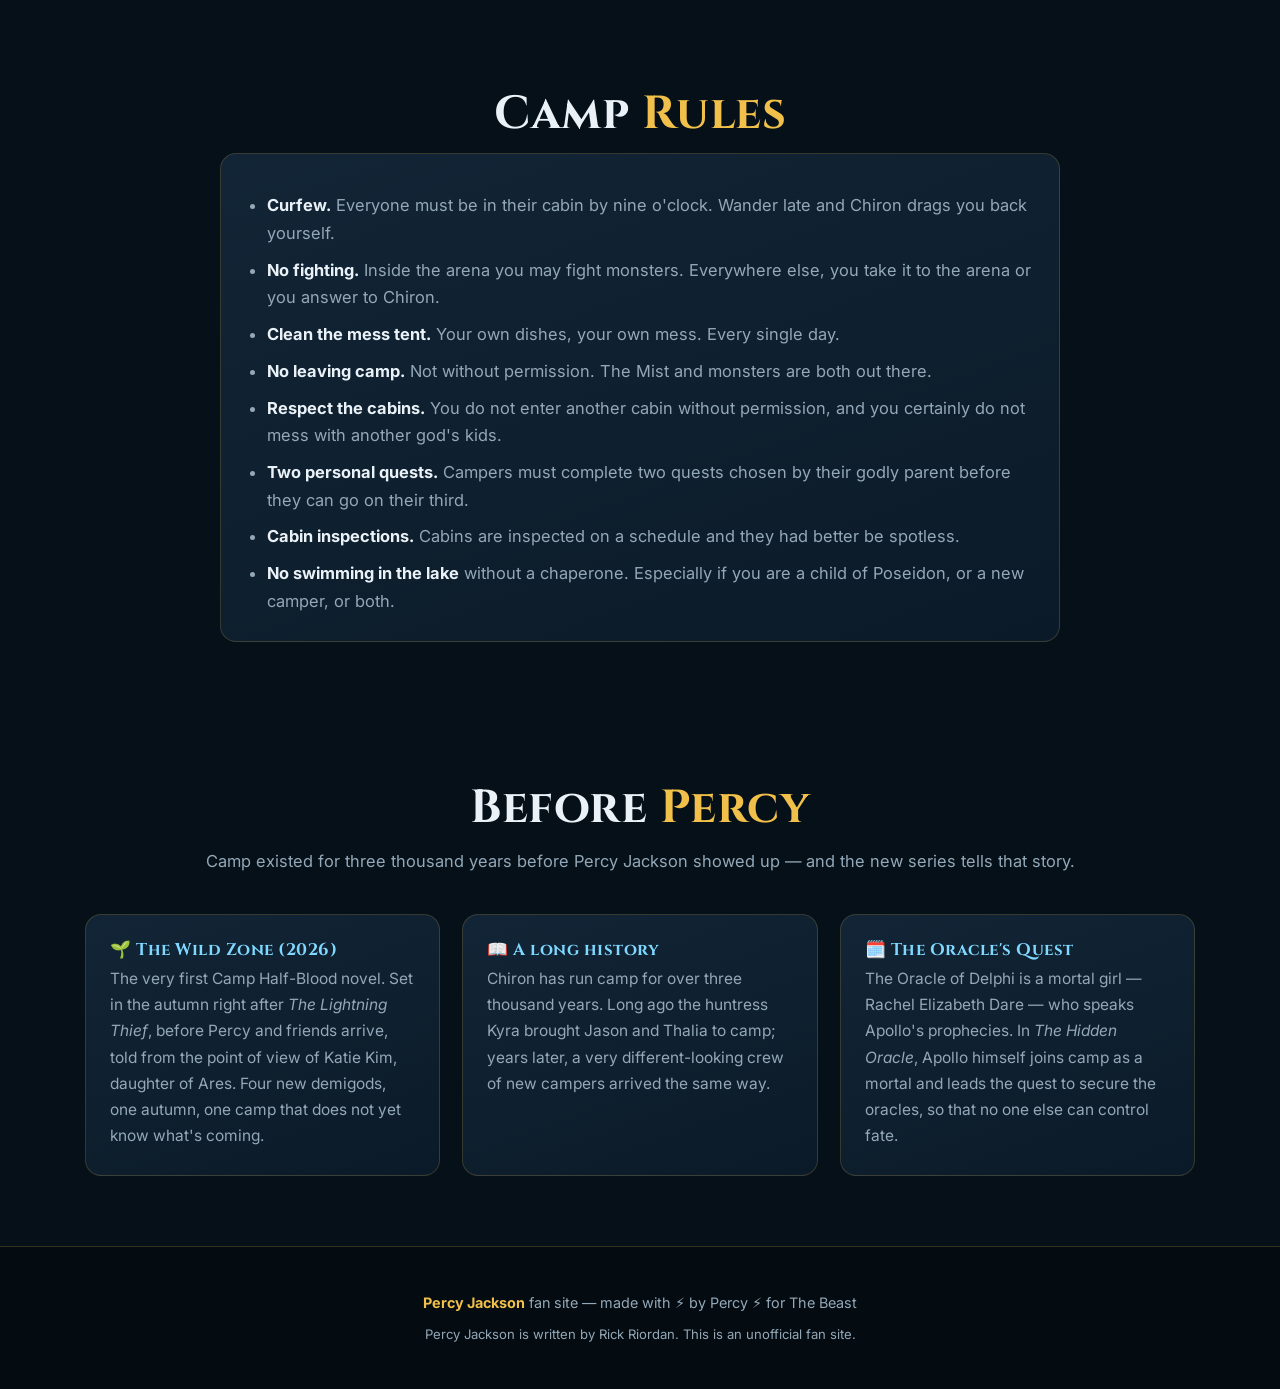
<file: camp.html>
<!DOCTYPE html>
<html lang="en">
<head>
<meta charset="UTF-8">
<meta name="viewport" content="width=device-width, initial-scale=1.0">
<title>Camp Half-Blood — Percy Jackson Fan Site</title>
<meta name="description" content="A guide to Camp Half-Blood: the cabins, the arena, the campfire, the rules, and Camp Jupiter. Plus what it was like before Percy arrived.">
<link rel="preconnect" href="https://fonts.googleapis.com">
<link rel="preconnect" href="https://fonts.gstatic.com" crossorigin>
<link href="https://fonts.googleapis.com/css2?family=Cinzel:wght@600;700;800&family=Inter:wght@400;500;600;700&display=swap" rel="stylesheet">
<link rel="stylesheet" href="css/style.css?v=1">
</head>
<body>

<nav>
  <div class="nav-inner">
    <div class="logo">⚡ <span>Percy Jackson</span></div>
    <div class="nav-links">
      <a href="index.html">Home</a>
      <a href="books.html">Books</a>
      <a href="camp.html">Camp Half-Blood</a>
      <a href="characters.html">Characters</a>
      <a href="gods.html">Gods</a>
      <a href="quiz.html">Quiz</a>
      <a href="parent-quiz.html">Parent Quiz</a>
    </div>
  </div>
</nav>

<header class="hero" style="min-height:52vh">
  <div class="hero-bg"></div>
  <div class="wrap">
    <div class="tag">Long Island, New York</div>
    <h1>Camp Half-Blood</h1>
    <p class="sub">Long Island, New York — 600 acres of training ground for the children of the Olympians, hidden behind a magical barrier so mortals never see it.</p>
  </div>
</header>

<section>
  <div class="wrap">
    <h2 class="section-title reveal">The <span>Camp</span></h2>
    <p class="section-sub reveal">Run by Chiron, the wise centaur, for three thousand years. Twelve cabins, one arena, one fire that never goes out.</p>

    <div class="grid g3">
      <div class="card reveal">
        <h4>🛡️ The Arena</h4>
        <p class="muted">A massive amphitheatre with shifting walls and ceilings of whatever the gods decide. Where demigods train, where monsters are summoned for practice, and where the Keres show up to collect the losers.</p>
      </div>
      <div class="card reveal">
        <h4>🔥 The Campfire</h4>
        <p class="muted">The heart of camp. Fresh marshmallows, toasted by the fire, and a myth recounted every night by the firelight. Nobody skips the stories — sitting out is a punishment.</p>
      </div>
      <div class="card reveal">
        <h4>🌊 The Lake</h4>
        <p class="muted">Where the canoe race happens, where Kronos's army was defeated, and where Percy has faced down more than one war. Also where the Camp Half-Blood branch of the "Yule Log" tradition happens.</p>
      </div>
      <div class="card reveal">
        <h4>🗡️ The Big House</h4>
        <p class="muted">Chiron's home, the war council chamber, and the place with the best strawberry cake in the entire world. Also where the Camp Half-Blood sheep-balloon festival happens.</p>
      </div>
      <div class="card reveal">
        <h4>🍽️ The Mess Tent</h4>
        <p class="muted">Pegasus wings, ambrosia, and the absolute worst "important mission" meals you will ever eat. Cake and hot chocolate are technically limited to campers only.</p>
      </div>
      <div class="card reveal">
        <h4>📜 The Apple Fall</h4>
        <p class="muted">One golden apple falls from the sky every day. It grants one wish, but it comes with a curse. Kronos wants it badly enough to lead an army for it.</p>
      </div>
    </div>
  </div>
</section>

<section>
  <div class="wrap">
    <h2 class="section-title reveal">The <span>Cabins</span></h2>
    <p class="section-sub reveal">Twelve cabins for the twelve Olympians — plus cabins for Hades, Iris and the other minor gods. Bunking is permanent — the gods decide where you sleep, and they are not open to negotiation.</p>
    <div class="grid g3">
      <div class="card cabin-card reveal"><span class="cabin-emoji">⚡</span><h4>Athena</h4><p class="muted">Wisdom, strategy and warfare. Blue-eyed children of Athena are naturally gifted at planning, and the cabin is a rolling war council.</p></div>
      <div class="card cabin-card reveal"><span class="cabin-emoji">🌊</span><h4>Poseidon</h4><p class="muted">The cabins of the sea. Percy, Percy's friends, and half the children of Atlantis can control horses and water. Cabin three, where Percy Jackson is the only permanent occupant.</p></div>
      <div class="card cabin-card reveal"><span class="cabin-emoji">🔥</span><h4>Ares</h4><p class="muted">War, blood and courage. The Ares cabin has the highest death rate of any cabin — and the bravest reputation. Their games are brutal by design.</p></div>
      <div class="card cabin-card reveal"><span class="cabin-emoji">🔱</span><h4>Hades</h4><p class="muted">The cabin that doesn't exist (officially). Nico di Angelo and Hazel Levesque sleep there, alone, in a corner of camp. The undying can see it; everyone else cannot.</p></div>
      <div class="card cabin-card reveal"><span class="cabin-emoji">🌿</span><h4>Demeter</h4><p class="muted">Harvest, hunger and the earth. Meg McCaffrey and her siblings. Cabin four, and the only cabin with a garden that grows food.</p></div>
      <div class="card cabin-card reveal"><span class="cabin-emoji">🏹</span><h4>Apollo</h4><p class="muted">Archery, music and prophecy. The most cabin of cabins — you are almost guaranteed to make at least one friend there.</p></div>
      <div class="card cabin-card reveal"><span class="cabin-emoji">⚡</span><h4>Zeus &amp; Hera</h4><p class="muted">Cabin one and cabin two — the two Olympian thrones. Zeus's cabin is the biggest in camp, and it stands empty, because the King of the Gods has no demigod children. Hera's cabin is the second biggest, and it is empty too.</p></div>
      <div class="card cabin-card reveal"><span class="cabin-emoji">🍯</span><h4>Aphrodite</h4><p class="muted">Beauty and charm — dangerous powers, whether you want them or not. The cabin is famously the least combat-focused.</p></div>
      <div class="card cabin-card reveal"><span class="cabin-emoji">🔨</span><h4>Hephaestus</h4><p class="muted">Fire, forges and invention. Where Festus the mechanical dragon was built, and where Leo Valdez keeps his poker games.</p></div>
      <div class="card cabin-card reveal"><span class="cabin-emoji">🌈</span><h4>Iris</h4><p class="muted">Rainbows, light and the sky. Iris is the goddess of the rainbow and the messenger of the gods. Her cabin is one of the newest at camp — built when Percy asked for cabins for the minor gods too.</p></div>
      <div class="card cabin-card reveal"><span class="cabin-emoji">🐍</span><h4>Hermes</h4><p class="muted">Travel, thieves and speed. The cabin is always open, always busy, and always smells of gyros. Luke Castellan was a Hermes cabin hero.</p></div>
      <div class="card cabin-card reveal"><span class="cabin-emoji">🐐</span><h4>Artemis</h4><p class="muted">The hunt, the wild, and the moon. A small cabin with fierce hunters. If you are here, your life is very outdoorsy.</p></div>
    </div>
  </div>
</section>

<section>
  <div class="wrap">
    <h2 class="section-title reveal">Camp <span>Jupiter</span></h2>
    <p class="section-sub reveal">The Roman counterpart, hidden in the heart of San Francisco. Where Camp Half-Blood's Greek siblings meet their Roman cousins.</p>
    <div class="grid g2">
      <div class="card reveal">
        <h4>🏛️ Where is it?</h4>
        <p class="muted">Under the golden hills of the Presidio, in the old brick-and-stone building that used to be the Legion headquarters. Run by <b>Fury</b> — a centaur like Chiron, but Roman and far less patient. Roman camp, Roman rules, Roman gods.</p>
      </div>
      <div class="card reveal">
        <h4>🔺 Why it matters</h4>
        <p class="muted">Greek and Roman demigods are the children of the same gods under different names — and the two camps had been separated for a thousand years without ever knowing the other existed. Camp Jupiter is where Jason Grace, Hazel, Frank, Leo and Reyna end up.</p>
      </div>
    </div>
  </div>
</section>

<section>
  <div class="wrap">
    <h2 class="section-title reveal">Camp <span>Rules</span></h2>
    <div class="card reveal" style="max-width:840px;margin:0 auto">
      <ul class="muted" style="margin-left:22px;font-size:1.03rem">
        <li style="margin-bottom:9px"><b>Curfew.</b> Everyone must be in their cabin by nine o'clock. Wander late and Chiron drags you back yourself.</li>
        <li style="margin-bottom:9px"><b>No fighting.</b> Inside the arena you may fight monsters. Everywhere else, you take it to the arena or you answer to Chiron.</li>
        <li style="margin-bottom:9px"><b>Clean the mess tent.</b> Your own dishes, your own mess. Every single day.</li>
        <li style="margin-bottom:9px"><b>No leaving camp.</b> Not without permission. The Mist and monsters are both out there.</li>
        <li style="margin-bottom:9px"><b>Respect the cabins.</b> You do not enter another cabin without permission, and you certainly do not mess with another god's kids.</li>
        <li style="margin-bottom:9px"><b>Two personal quests.</b> Campers must complete two quests chosen by their godly parent before they can go on their third.</li>
        <li style="margin-bottom:9px"><b>Cabin inspections.</b> Cabins are inspected on a schedule and they had better be spotless.</li>
        <li style="margin-bottom:0"><b>No swimming in the lake</b> without a chaperone. Especially if you are a child of Poseidon, or a new camper, or both.</li>
      </ul>
    </div>
  </div>
</section>

<section>
  <div class="wrap">
    <h2 class="section-title reveal">Before <span>Percy</span></h2>
    <p class="section-sub reveal">Camp existed for three thousand years before Percy Jackson showed up — and the new series tells that story.</p>
    <div class="grid g3">
      <div class="card reveal">
        <h4>🌱 The Wild Zone (2026)</h4>
        <p class="muted">The very first Camp Half-Blood novel. Set in the autumn right after <i>The Lightning Thief</i>, before Percy and friends arrive, told from the point of view of Katie Kim, daughter of Ares. Four new demigods, one autumn, one camp that does not yet know what's coming.</p>
      </div>
      <div class="card reveal">
        <h4>📖 A long history</h4>
        <p class="muted">Chiron has run camp for over three thousand years. Long ago the huntress Kyra brought Jason and Thalia to camp; years later, a very different-looking crew of new campers arrived the same way.</p>
      </div>
      <div class="card reveal">
        <h4>🗓️ The Oracle's Quest</h4>
        <p class="muted">The Oracle of Delphi is a mortal girl — Rachel Elizabeth Dare — who speaks Apollo's prophecies. In <i>The Hidden Oracle</i>, Apollo himself joins camp as a mortal and leads the quest to secure the oracles, so that no one else can control fate.</p>
      </div>
    </div>
  </div>
</section>

<footer>
  <p><b>Percy Jackson</b> fan site — made with ⚡ by Percy ⚡ for The Beast</p>
  <p style="margin-top:8px;font-size:.82rem">Percy Jackson is written by Rick Riordan. This is an unofficial fan site.</p>
</footer>

<script src="js/main.js"></script>
</body>
</html>
</file>
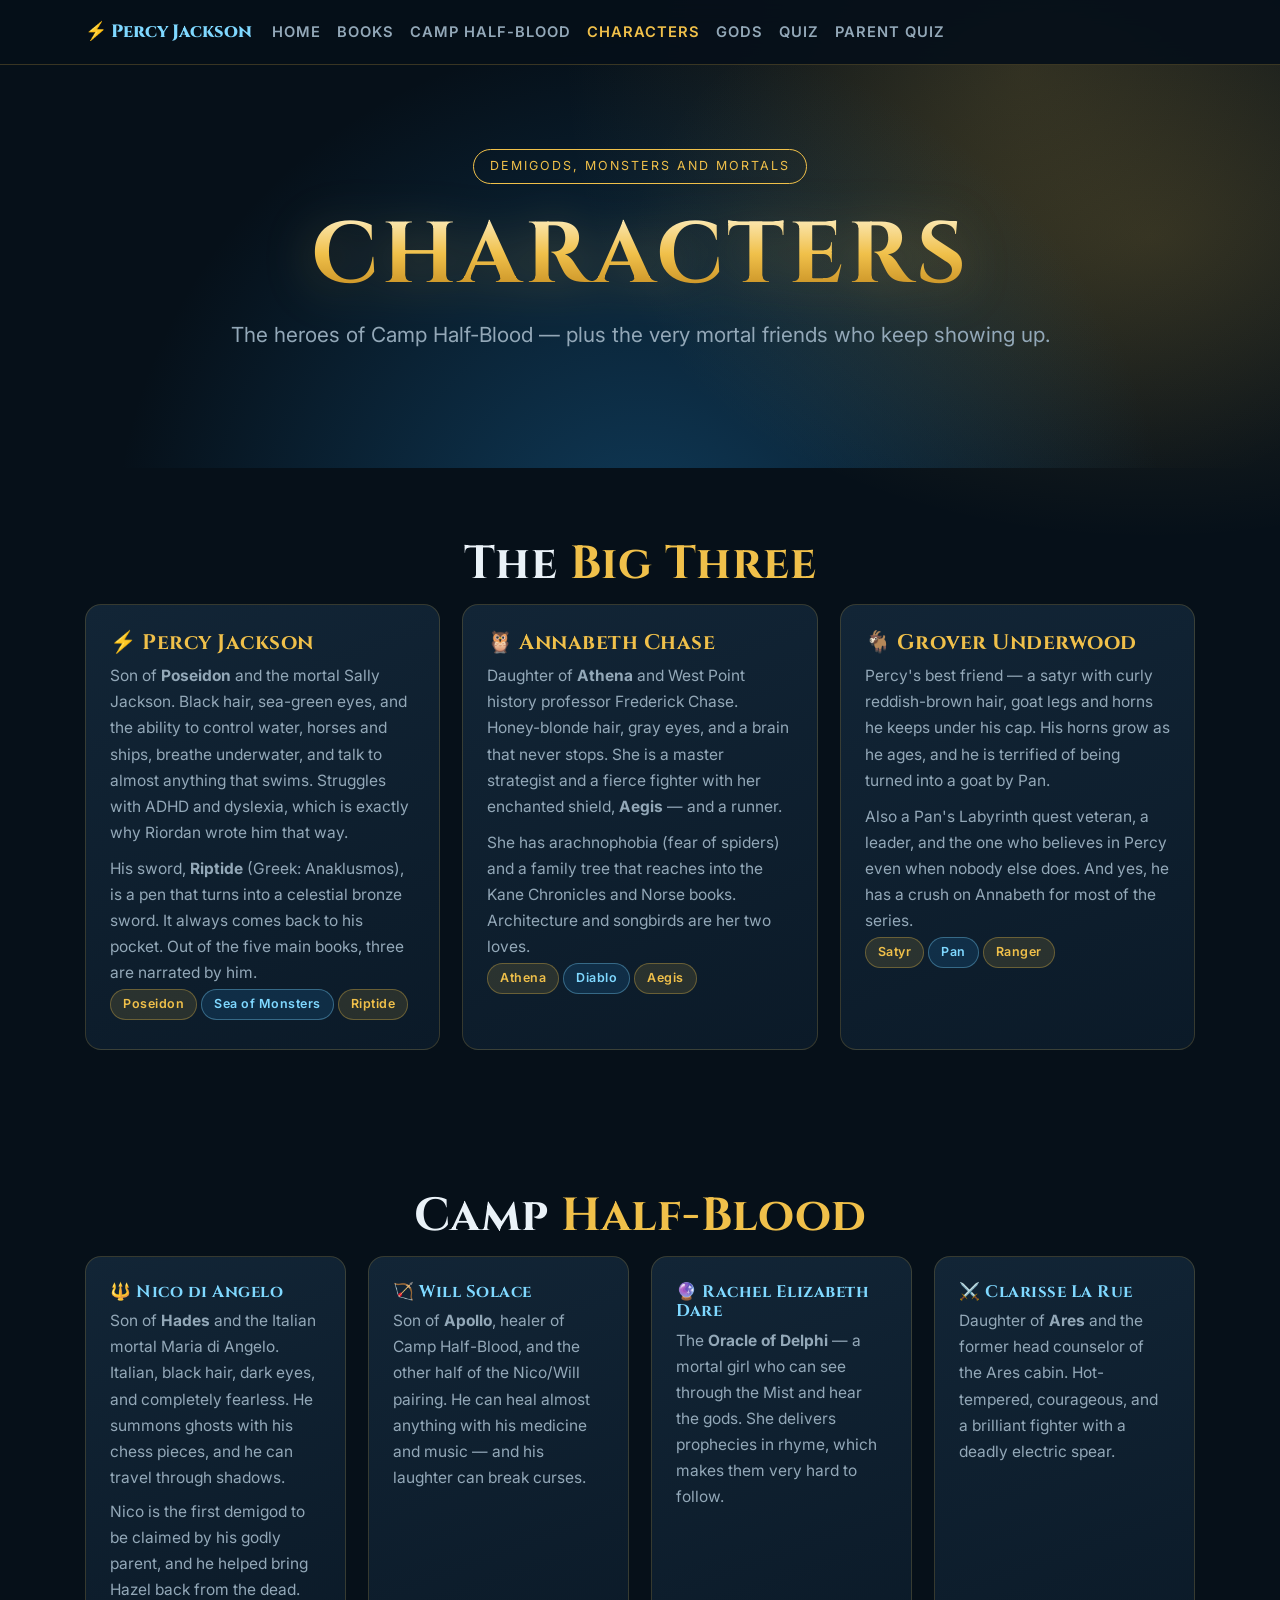
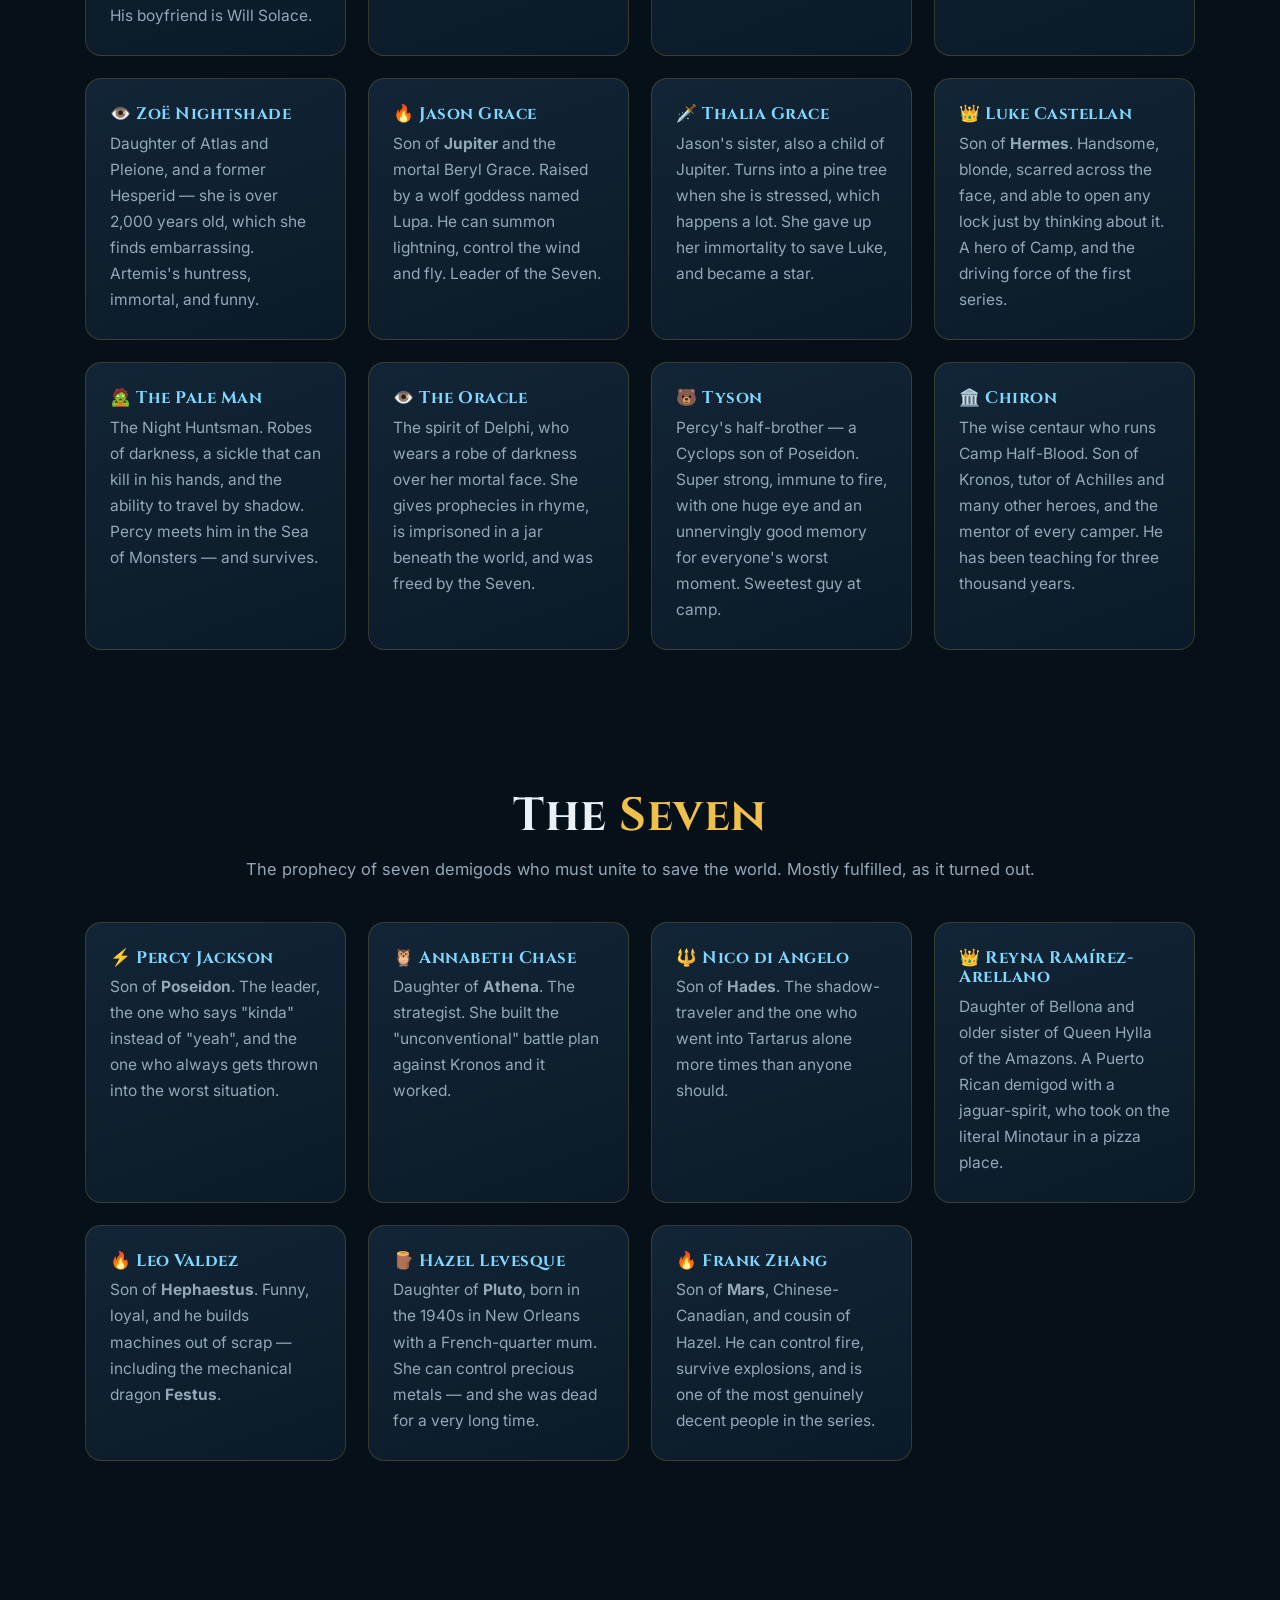
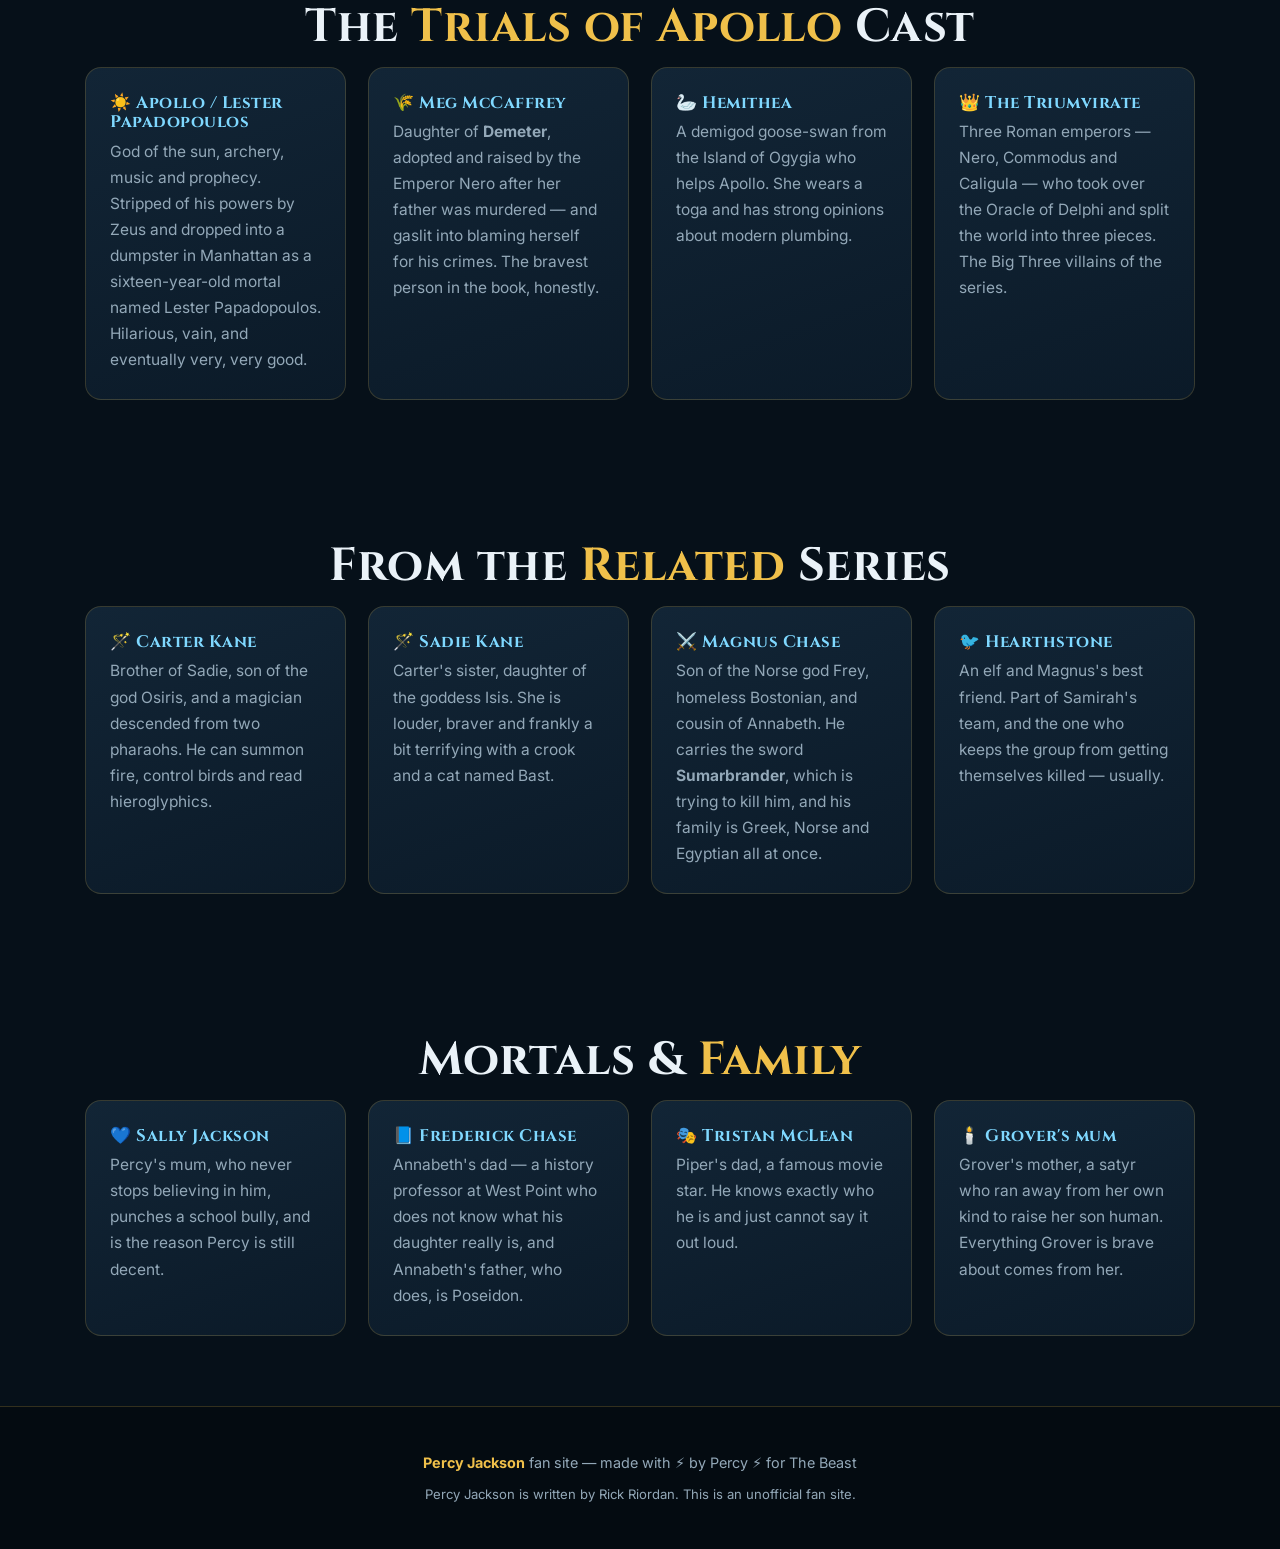
<file: characters.html>
<!DOCTYPE html>
<html lang="en">
<head>
<meta charset="UTF-8">
<meta name="viewport" content="width=device-width, initial-scale=1.0">
<title>Characters — Percy Jackson Fan Site</title>
<meta name="description" content="Percy, Annabeth, Grover, Nico, Reyna, Hazel, Leo, Jason, Apollo, Meg and more — every major character in the Camp Half-Blood Chronicles.">
<link rel="preconnect" href="https://fonts.googleapis.com">
<link rel="preconnect" href="https://fonts.gstatic.com" crossorigin>
<link href="https://fonts.googleapis.com/css2?family=Cinzel:wght@600;700;800&family=Inter:wght@400;500;600;700&display=swap" rel="stylesheet">
<link rel="stylesheet" href="css/style.css?v=1">
</head>
<body>

<nav>
  <div class="nav-inner">
    <div class="logo">⚡ <span>Percy Jackson</span></div>
    <div class="nav-links">
      <a href="index.html">Home</a>
      <a href="books.html">Books</a>
      <a href="camp.html">Camp Half-Blood</a>
      <a href="characters.html">Characters</a>
      <a href="gods.html">Gods</a>
      <a href="quiz.html">Quiz</a>
      <a href="parent-quiz.html">Parent Quiz</a>
    </div>
  </div>
</nav>

<header class="hero" style="min-height:52vh">
  <div class="hero-bg"></div>
  <div class="wrap">
    <div class="tag">Demigods, monsters and mortals</div>
    <h1>Characters</h1>
    <p class="sub">The heroes of Camp Half-Blood — plus the very mortal friends who keep showing up.</p>
  </div>
</header>

<section>
  <div class="wrap">
    <h2 class="section-title reveal">The <span>Big Three</span></h2>
    <div class="grid g3">
      <div class="card reveal">
        <h3>⚡ Percy Jackson</h3>
        <p class="muted">Son of <b>Poseidon</b> and the mortal Sally Jackson. Black hair, sea-green eyes, and the ability to control water, horses and ships, breathe underwater, and talk to almost anything that swims. Struggles with ADHD and dyslexia, which is exactly why Riordan wrote him that way.</p>
        <p class="muted" style="margin-top:10px">His sword, <b>Riptide</b> (Greek: Anaklusmos), is a pen that turns into a celestial bronze sword. It always comes back to his pocket. Out of the five main books, three are narrated by him.</p>
        <span class="chip">Poseidon</span><span class="chip blue">Sea of Monsters</span><span class="chip">Riptide</span>
      </div>
      <div class="card reveal">
        <h3>🦉 Annabeth Chase</h3>
        <p class="muted">Daughter of <b>Athena</b> and West Point history professor Frederick Chase. Honey-blonde hair, gray eyes, and a brain that never stops. She is a master strategist and a fierce fighter with her enchanted shield, <b>Aegis</b> — and a runner.</p>
        <p class="muted" style="margin-top:10px">She has arachnophobia (fear of spiders) and a family tree that reaches into the Kane Chronicles and Norse books. Architecture and songbirds are her two loves.</p>
        <span class="chip">Athena</span><span class="chip blue">Diablo</span><span class="chip">Aegis</span>
      </div>
      <div class="card reveal">
        <h3>🐐 Grover Underwood</h3>
        <p class="muted">Percy's best friend — a satyr with curly reddish-brown hair, goat legs and horns he keeps under his cap. His horns grow as he ages, and he is terrified of being turned into a goat by Pan.</p>
        <p class="muted" style="margin-top:10px">Also a Pan's Labyrinth quest veteran, a leader, and the one who believes in Percy even when nobody else does. And yes, he has a crush on Annabeth for most of the series.</p>
        <span class="chip">Satyr</span><span class="chip blue">Pan</span><span class="chip">Ranger</span>
      </div>
    </div>
  </div>
</section>

<section>
  <div class="wrap">
    <h2 class="section-title reveal">Camp <span>Half-Blood</span></h2>
    <div class="grid g3">
      <div class="card reveal">
        <h4>🔱 Nico di Angelo</h4>
        <p class="muted">Son of <b>Hades</b> and the Italian mortal Maria di Angelo. Italian, black hair, dark eyes, and completely fearless. He summons ghosts with his chess pieces, and he can travel through shadows.</p>
        <p class="muted" style="margin-top:8px">Nico is the first demigod to be claimed by his godly parent, and he helped bring Hazel back from the dead. His boyfriend is Will Solace.</p>
      </div>
      <div class="card reveal">
        <h4>🏹 Will Solace</h4>
        <p class="muted">Son of <b>Apollo</b>, healer of Camp Half-Blood, and the other half of the Nico/Will pairing. He can heal almost anything with his medicine and music — and his laughter can break curses.</p>
      </div>
      <div class="card reveal">
        <h4>🔮 Rachel Elizabeth Dare</h4>
        <p class="muted">The <b>Oracle of Delphi</b> — a mortal girl who can see through the Mist and hear the gods. She delivers prophecies in rhyme, which makes them very hard to follow.</p>
      </div>
      <div class="card reveal">
        <h4>⚔️ Clarisse La Rue</h4>
        <p class="muted">Daughter of <b>Ares</b> and the former head counselor of the Ares cabin. Hot-tempered, courageous, and a brilliant fighter with a deadly electric spear.</p>
      </div>
      <div class="card reveal">
        <h4>👁️ Zoë Nightshade</h4>
        <p class="muted">Daughter of Atlas and Pleione, and a former Hesperid — she is over 2,000 years old, which she finds embarrassing. Artemis's huntress, immortal, and funny.</p>
      </div>
      <div class="card reveal">
        <h4>🔥 Jason Grace</h4>
        <p class="muted">Son of <b>Jupiter</b> and the mortal Beryl Grace. Raised by a wolf goddess named Lupa. He can summon lightning, control the wind and fly. Leader of the Seven.</p>
      </div>
      <div class="card reveal">
        <h4>🗡️ Thalia Grace</h4>
        <p class="muted">Jason's sister, also a child of Jupiter. Turns into a pine tree when she is stressed, which happens a lot. She gave up her immortality to save Luke, and became a star.</p>
      </div>
      <div class="card reveal">
        <h4>👑 Luke Castellan</h4>
        <p class="muted">Son of <b>Hermes</b>. Handsome, blonde, scarred across the face, and able to open any lock just by thinking about it. A hero of Camp, and the driving force of the first series.</p>
      </div>
      <div class="card reveal">
        <h4>🧟 The Pale Man</h4>
        <p class="muted">The Night Huntsman. Robes of darkness, a sickle that can kill in his hands, and the ability to travel by shadow. Percy meets him in the Sea of Monsters — and survives.</p>
      </div>
      <div class="card reveal">
        <h4>👁️ The Oracle</h4>
        <p class="muted">The spirit of Delphi, who wears a robe of darkness over her mortal face. She gives prophecies in rhyme, is imprisoned in a jar beneath the world, and was freed by the Seven.</p>
      </div>
      <div class="card reveal">
        <h4>🐻 Tyson</h4>
        <p class="muted">Percy's half-brother — a Cyclops son of Poseidon. Super strong, immune to fire, with one huge eye and an unnervingly good memory for everyone's worst moment. Sweetest guy at camp.</p>
      </div>
      <div class="card reveal">
        <h4>🏛️ Chiron</h4>
        <p class="muted">The wise centaur who runs Camp Half-Blood. Son of Kronos, tutor of Achilles and many other heroes, and the mentor of every camper. He has been teaching for three thousand years.</p>
      </div>
    </div>
  </div>
</section>

<section>
  <div class="wrap">
    <h2 class="section-title reveal">The <span>Seven</span></h2>
    <p class="section-sub reveal">The prophecy of seven demigods who must unite to save the world. Mostly fulfilled, as it turned out.</p>
    <div class="grid g3">
      <div class="card reveal">
        <h4>⚡ Percy Jackson</h4><p class="muted">Son of <b>Poseidon</b>. The leader, the one who says "kinda" instead of "yeah", and the one who always gets thrown into the worst situation.</p>
      </div>
      <div class="card reveal">
        <h4>🦉 Annabeth Chase</h4><p class="muted">Daughter of <b>Athena</b>. The strategist. She built the "unconventional" battle plan against Kronos and it worked.</p>
      </div>
      <div class="card reveal">
        <h4>🔱 Nico di Angelo</h4><p class="muted">Son of <b>Hades</b>. The shadow-traveler and the one who went into Tartarus alone more times than anyone should.</p>
      </div>
      <div class="card reveal">
        <h4>👑 Reyna Ramírez-Arellano</h4><p class="muted">Daughter of Bellona and older sister of Queen Hylla of the Amazons. A Puerto Rican demigod with a jaguar-spirit, who took on the literal Minotaur in a pizza place.</p>
      </div>
      <div class="card reveal">
        <h4>🔥 Leo Valdez</h4><p class="muted">Son of <b>Hephaestus</b>. Funny, loyal, and he builds machines out of scrap — including the mechanical dragon <b>Festus</b>.</p>
      </div>
      <div class="card reveal">
        <h4>🪵 Hazel Levesque</h4><p class="muted">Daughter of <b>Pluto</b>, born in the 1940s in New Orleans with a French-quarter mum. She can control precious metals — and she was dead for a very long time.</p>
      </div>
      <div class="card reveal">
        <h4>🔥 Frank Zhang</h4><p class="muted">Son of <b>Mars</b>, Chinese-Canadian, and cousin of Hazel. He can control fire, survive explosions, and is one of the most genuinely decent people in the series.</p>
      </div>
    </div>
  </div>
</section>

<section>
  <div class="wrap">
    <h2 class="section-title reveal">The <span>Trials of Apollo</span> Cast</h2>
    <div class="grid g3">
      <div class="card reveal">
        <h4>☀️ Apollo / Lester Papadopoulos</h4>
        <p class="muted">God of the sun, archery, music and prophecy. Stripped of his powers by Zeus and dropped into a dumpster in Manhattan as a sixteen-year-old mortal named Lester Papadopoulos. Hilarious, vain, and eventually very, very good.</p>
      </div>
      <div class="card reveal">
        <h4>🌾 Meg McCaffrey</h4>
        <p class="muted">Daughter of <b>Demeter</b>, adopted and raised by the Emperor Nero after her father was murdered — and gaslit into blaming herself for his crimes. The bravest person in the book, honestly.</p>
      </div>
      <div class="card reveal">
        <h4>🦢 Hemithea</h4>
        <p class="muted">A demigod goose-swan from the Island of Ogygia who helps Apollo. She wears a toga and has strong opinions about modern plumbing.</p>
      </div>
      <div class="card reveal">
        <h4>👑 The Triumvirate</h4>
        <p class="muted">Three Roman emperors — Nero, Commodus and Caligula — who took over the Oracle of Delphi and split the world into three pieces. The Big Three villains of the series.</p>
      </div>
    </div>
  </div>
</section>

<section>
  <div class="wrap">
    <h2 class="section-title reveal">From the <span>Related</span> Series</h2>
    <div class="grid g3">
      <div class="card reveal">
        <h4>🪄 Carter Kane</h4>
        <p class="muted">Brother of Sadie, son of the god Osiris, and a magician descended from two pharaohs. He can summon fire, control birds and read hieroglyphics.</p>
      </div>
      <div class="card reveal">
        <h4>🪄 Sadie Kane</h4>
        <p class="muted">Carter's sister, daughter of the goddess Isis. She is louder, braver and frankly a bit terrifying with a crook and a cat named Bast.</p>
      </div>
      <div class="card reveal">
        <h4>⚔️ Magnus Chase</h4>
        <p class="muted">Son of the Norse god Frey, homeless Bostonian, and cousin of Annabeth. He carries the sword <b>Sumarbrander</b>, which is trying to kill him, and his family is Greek, Norse and Egyptian all at once.</p>
      </div>
      <div class="card reveal">
        <h4>🐦 Hearthstone</h4>
        <p class="muted">An elf and Magnus's best friend. Part of Samirah's team, and the one who keeps the group from getting themselves killed — usually.</p>
      </div>
    </div>
  </div>
</section>

<section>
  <div class="wrap">
    <h2 class="section-title reveal">Mortals &amp; <span>Family</span></h2>
    <div class="grid g3">
      <div class="card reveal">
        <h4>💙 Sally Jackson</h4>
        <p class="muted">Percy's mum, who never stops believing in him, punches a school bully, and is the reason Percy is still decent.</p>
      </div>
      <div class="card reveal">
        <h4>📘 Frederick Chase</h4>
        <p class="muted">Annabeth's dad — a history professor at West Point who does not know what his daughter really is, and Annabeth's father, who does, is Poseidon.</p>
      </div>
      <div class="card reveal">
        <h4>🎭 Tristan McLean</h4>
        <p class="muted">Piper's dad, a famous movie star. He knows exactly who he is and just cannot say it out loud.</p>
      </div>
      <div class="card reveal">
        <h4>🕯️ Grover's mum</h4>
        <p class="muted">Grover's mother, a satyr who ran away from her own kind to raise her son human. Everything Grover is brave about comes from her.</p>
      </div>
    </div>
  </div>
</section>

<footer>
  <p><b>Percy Jackson</b> fan site — made with ⚡ by Percy ⚡ for The Beast</p>
  <p style="margin-top:8px;font-size:.82rem">Percy Jackson is written by Rick Riordan. This is an unofficial fan site.</p>
</footer>

<script src="js/main.js"></script>
</body>
</html>
</file>
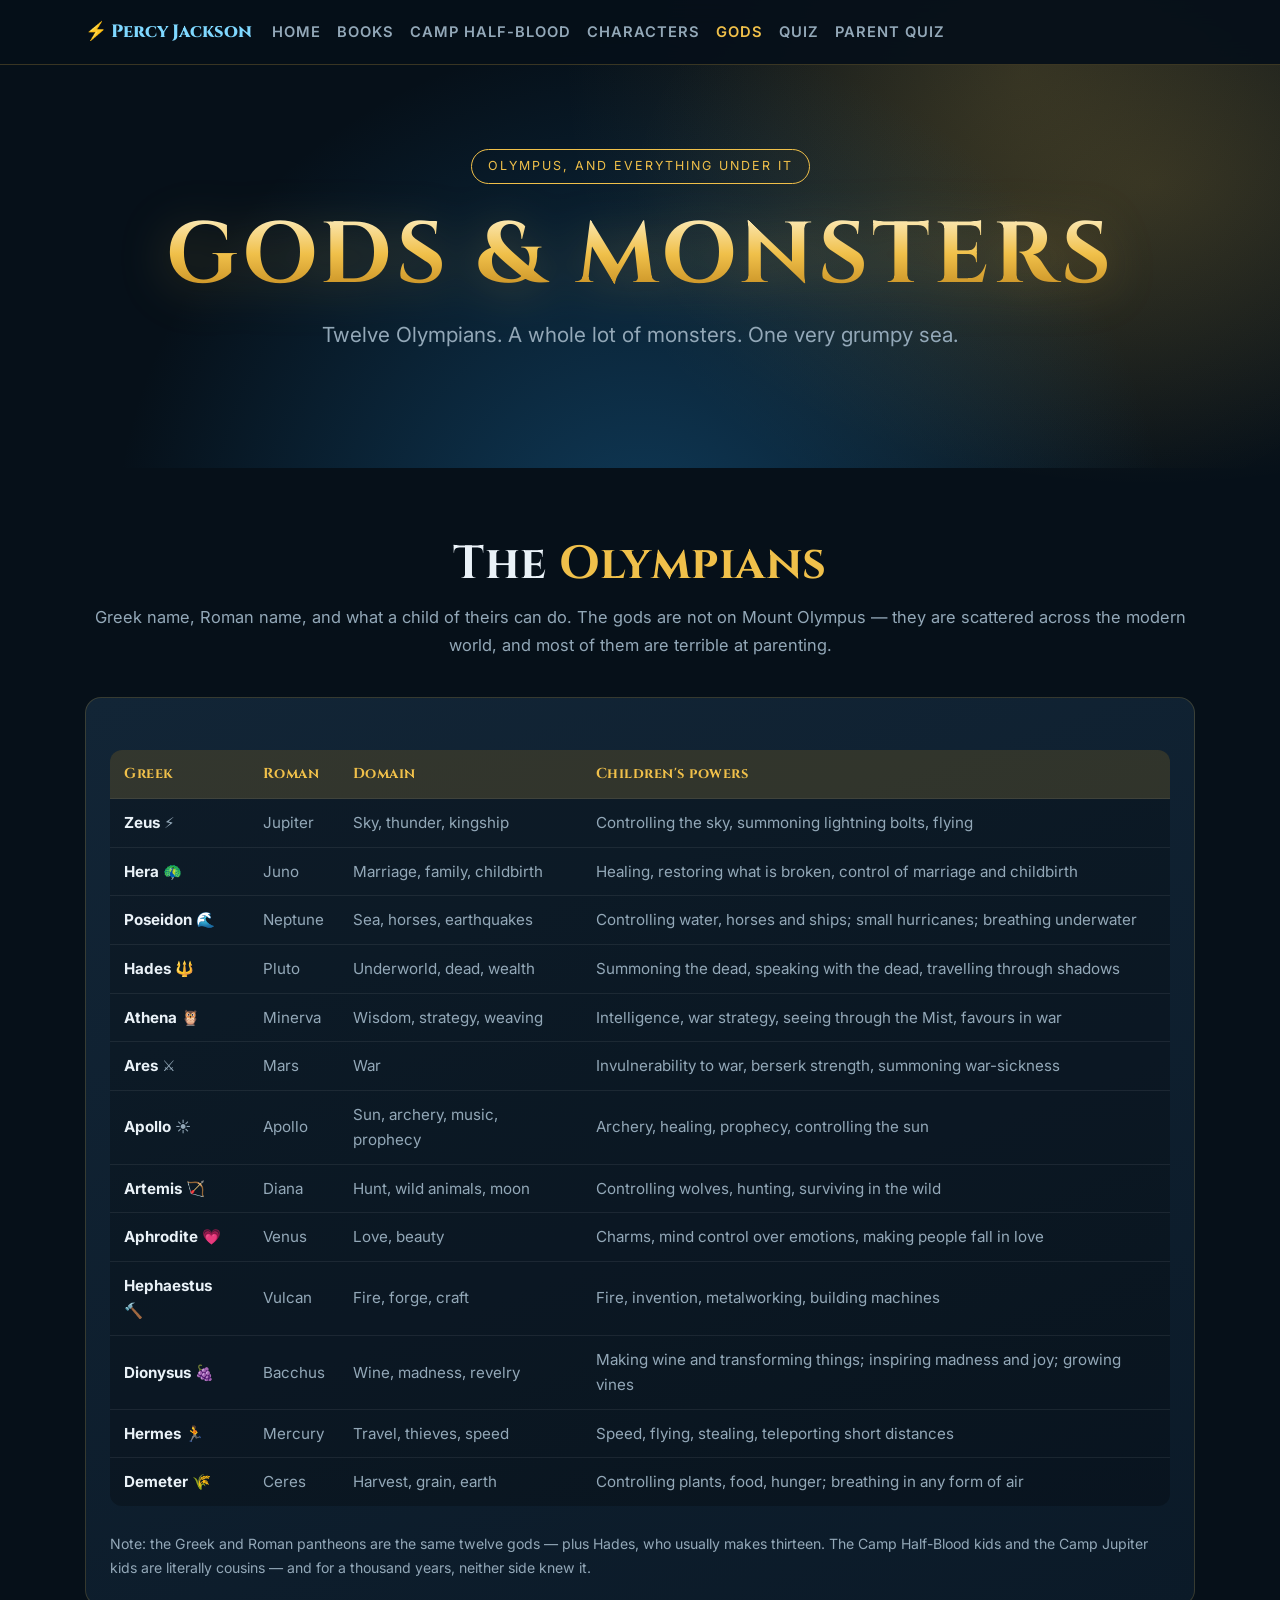
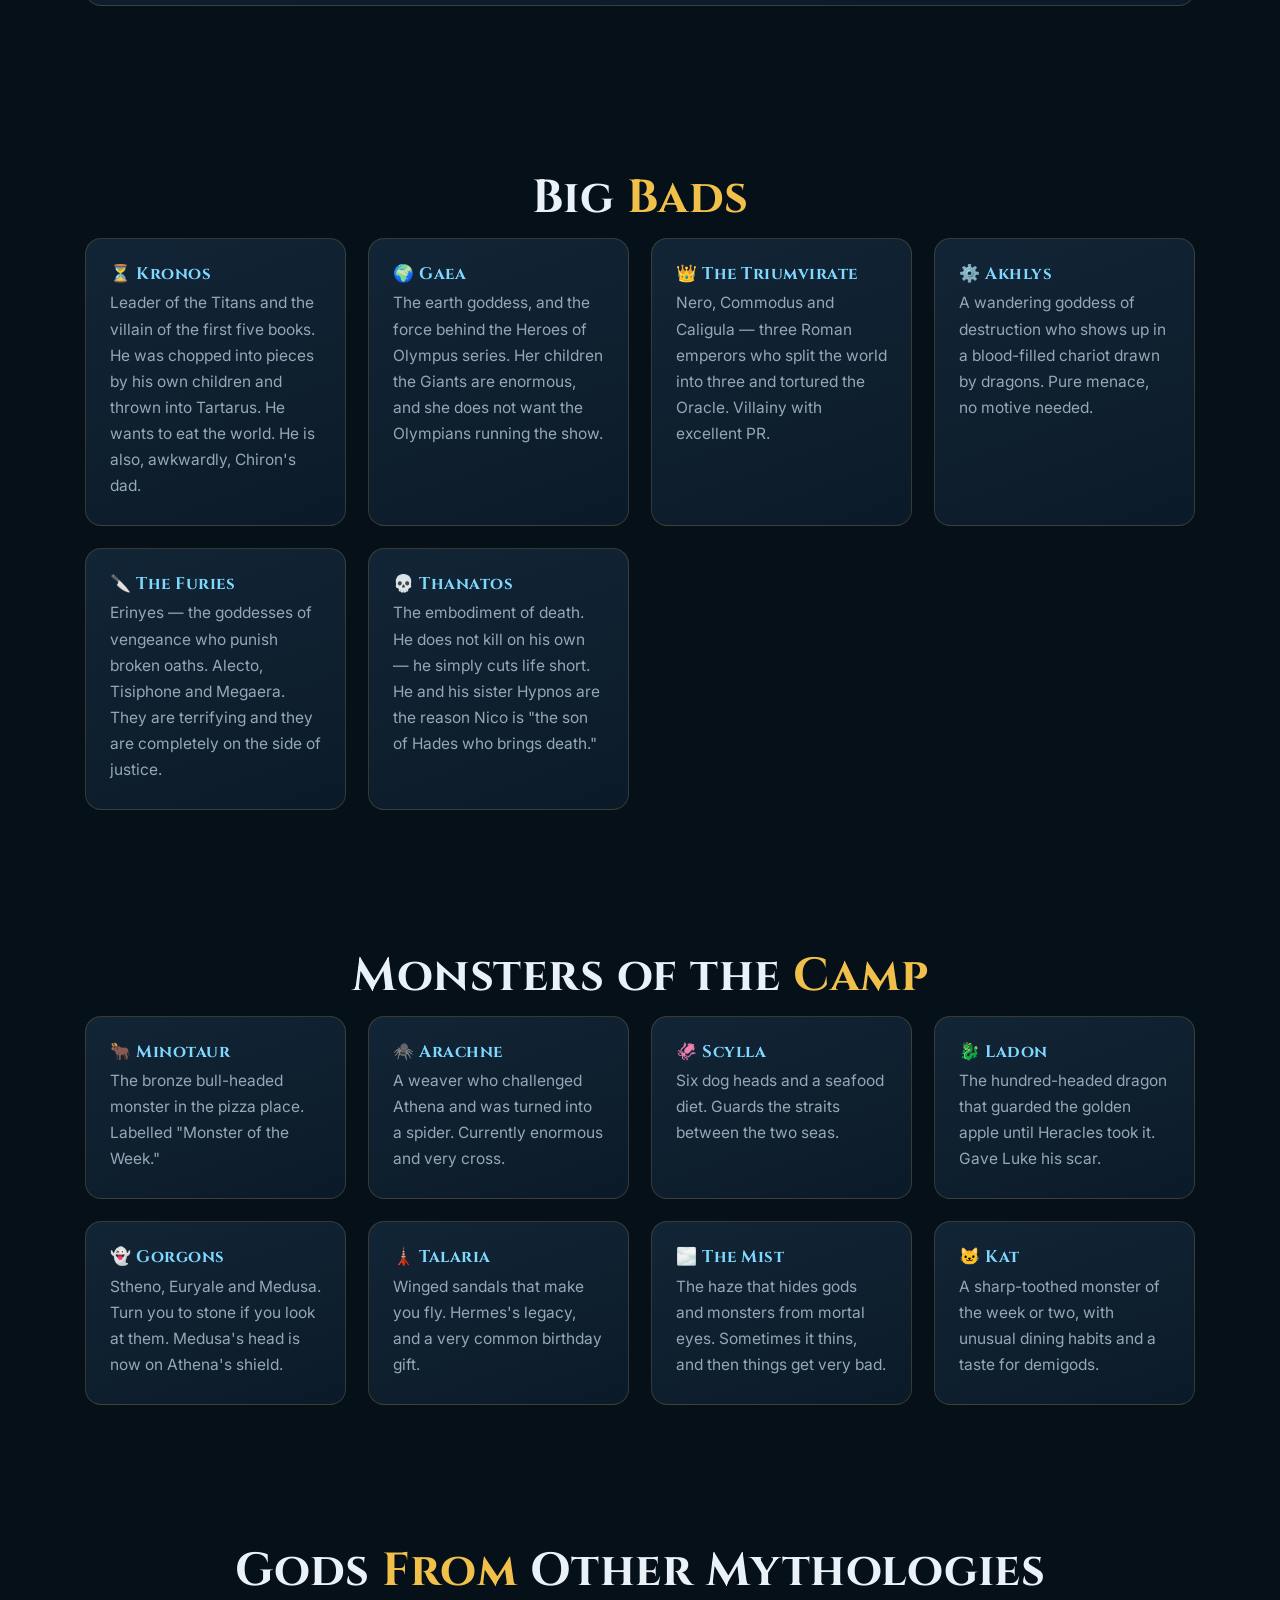
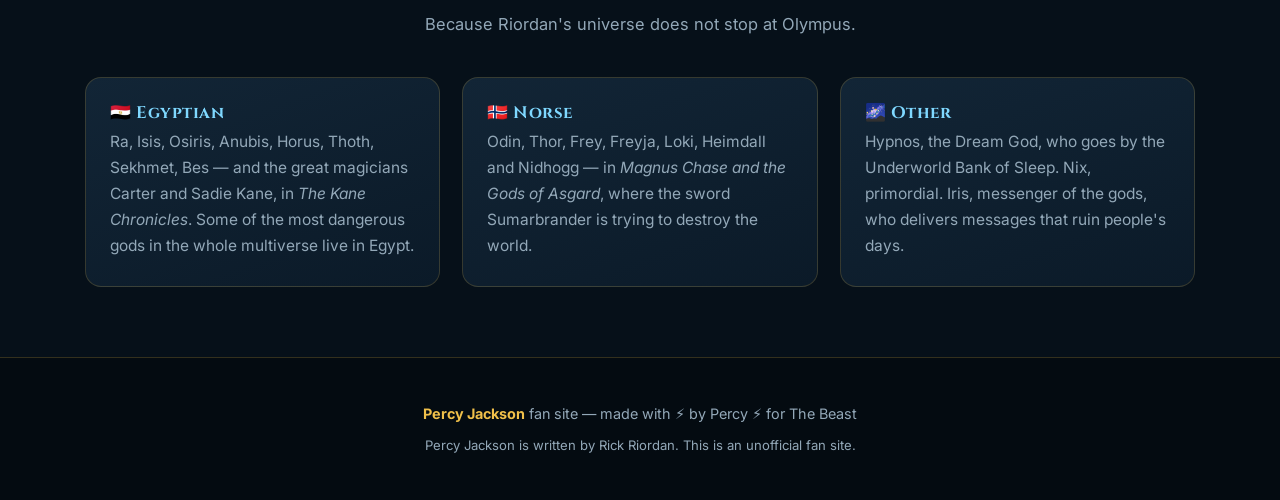
<file: gods.html>
<!DOCTYPE html>
<html lang="en">
<head>
<meta charset="UTF-8">
<meta name="viewport" content="width=device-width, initial-scale=1.0">
<title>Gods &amp; Monsters — Percy Jackson Fan Site</title>
<meta name="description" content="The twelve Olympians, their powers, their Roman names, the monsters of Greek myth and the Titans. A guide to the gods and creatures of the Percy Jackson universe.">
<link rel="preconnect" href="https://fonts.googleapis.com">
<link rel="preconnect" href="https://fonts.gstatic.com" crossorigin>
<link href="https://fonts.googleapis.com/css2?family=Cinzel:wght@600;700;800&family=Inter:wght@400;500;600;700&display=swap" rel="stylesheet">
<link rel="stylesheet" href="css/style.css?v=1">
</head>
<body>

<nav>
  <div class="nav-inner">
    <div class="logo">⚡ <span>Percy Jackson</span></div>
    <div class="nav-links">
      <a href="index.html">Home</a>
      <a href="books.html">Books</a>
      <a href="camp.html">Camp Half-Blood</a>
      <a href="characters.html">Characters</a>
      <a href="gods.html">Gods</a>
      <a href="quiz.html">Quiz</a>
      <a href="parent-quiz.html">Parent Quiz</a>
    </div>
  </div>
</nav>

<header class="hero" style="min-height:52vh">
  <div class="hero-bg"></div>
  <div class="wrap">
    <div class="tag">Olympus, and everything under it</div>
    <h1>Gods &amp; Monsters</h1>
    <p class="sub">Twelve Olympians. A whole lot of monsters. One very grumpy sea.</p>
  </div>
</header>

<section>
  <div class="wrap">
    <h2 class="section-title reveal">The <span>Olympians</span></h2>
    <p class="section-sub reveal">Greek name, Roman name, and what a child of theirs can do. The gods are not on Mount Olympus — they are scattered across the modern world, and most of them are terrible at parenting.</p>

    <div class="card reveal" style="margin-bottom:26px">
      <table>
        <tr><th>Greek</th><th>Roman</th><th>Domain</th><th>Children's powers</th></tr>
        <tr><td><b>Zeus</b> ⚡</td><td>Jupiter</td><td>Sky, thunder, kingship</td><td>Controlling the sky, summoning lightning bolts, flying</td></tr>
        <tr><td><b>Hera</b> 🦚</td><td>Juno</td><td>Marriage, family, childbirth</td><td>Healing, restoring what is broken, control of marriage and childbirth</td></tr>
        <tr><td><b>Poseidon</b> 🌊</td><td>Neptune</td><td>Sea, horses, earthquakes</td><td>Controlling water, horses and ships; small hurricanes; breathing underwater</td></tr>
        <tr><td><b>Hades</b> 🔱</td><td>Pluto</td><td>Underworld, dead, wealth</td><td>Summoning the dead, speaking with the dead, travelling through shadows</td></tr>
        <tr><td><b>Athena</b> 🦉</td><td>Minerva</td><td>Wisdom, strategy, weaving</td><td>Intelligence, war strategy, seeing through the Mist, favours in war</td></tr>
        <tr><td><b>Ares</b> ⚔️</td><td>Mars</td><td>War</td><td>Invulnerability to war, berserk strength, summoning war-sickness</td></tr>
        <tr><td><b>Apollo</b> ☀️</td><td>Apollo</td><td>Sun, archery, music, prophecy</td><td>Archery, healing, prophecy, controlling the sun</td></tr>
        <tr><td><b>Artemis</b> 🏹</td><td>Diana</td><td>Hunt, wild animals, moon</td><td>Controlling wolves, hunting, surviving in the wild</td></tr>
        <tr><td><b>Aphrodite</b> 💗</td><td>Venus</td><td>Love, beauty</td><td>Charms, mind control over emotions, making people fall in love</td></tr>
        <tr><td><b>Hephaestus</b> 🔨</td><td>Vulcan</td><td>Fire, forge, craft</td><td>Fire, invention, metalworking, building machines</td></tr>
        <tr><td><b>Dionysus</b> 🍇</td><td>Bacchus</td><td>Wine, madness, revelry</td><td>Making wine and transforming things; inspiring madness and joy; growing vines</td></tr>
        <tr><td><b>Hermes</b> 🏃</td><td>Mercury</td><td>Travel, thieves, speed</td><td>Speed, flying, stealing, teleporting short distances</td></tr>
        <tr><td><b>Demeter</b> 🌾</td><td>Ceres</td><td>Harvest, grain, earth</td><td>Controlling plants, food, hunger; breathing in any form of air</td></tr>
      </table>
      <p class="muted" style="font-size:.88rem">Note: the Greek and Roman pantheons are the same twelve gods — plus Hades, who usually makes thirteen. The Camp Half-Blood kids and the Camp Jupiter kids are literally cousins — and for a thousand years, neither side knew it.</p>
    </div>
  </div>
</section>

<section>
  <div class="wrap">
    <h2 class="section-title reveal">Big <span>Bads</span></h2>
    <div class="grid g3">
      <div class="card reveal">
        <h4>⏳ Kronos</h4>
        <p class="muted">Leader of the Titans and the villain of the first five books. He was chopped into pieces by his own children and thrown into Tartarus. He wants to eat the world. He is also, awkwardly, Chiron's dad.</p>
      </div>
      <div class="card reveal">
        <h4>🌍 Gaea</h4>
        <p class="muted">The earth goddess, and the force behind the Heroes of Olympus series. Her children the Giants are enormous, and she does not want the Olympians running the show.</p>
      </div>
      <div class="card reveal">
        <h4>👑 The Triumvirate</h4>
        <p class="muted">Nero, Commodus and Caligula — three Roman emperors who split the world into three and tortured the Oracle. Villainy with excellent PR.</p>
      </div>
      <div class="card reveal">
        <h4>⚙️ Akhlys</h4>
        <p class="muted">A wandering goddess of destruction who shows up in a blood-filled chariot drawn by dragons. Pure menace, no motive needed.</p>
      </div>
      <div class="card reveal">
        <h4>🔪 The Furies</h4>
        <p class="muted">Erinyes — the goddesses of vengeance who punish broken oaths. Alecto, Tisiphone and Megaera. They are terrifying and they are completely on the side of justice.</p>
      </div>
      <div class="card reveal">
        <h4>💀 Thanatos</h4>
        <p class="muted">The embodiment of death. He does not kill on his own — he simply cuts life short. He and his sister Hypnos are the reason Nico is "the son of Hades who brings death."</p>
      </div>
    </div>
  </div>
</section>

<section>
  <div class="wrap">
    <h2 class="section-title reveal">Monsters of the <span>Camp</span></h2>
    <div class="grid g4">
      <div class="card reveal"><h4>🐂 Minotaur</h4><p class="muted">The bronze bull-headed monster in the pizza place. Labelled "Monster of the Week."</p></div>
      <div class="card reveal"><h4>🕷️ Arachne</h4><p class="muted">A weaver who challenged Athena and was turned into a spider. Currently enormous and very cross.</p></div>
      <div class="card reveal"><h4>🦑 Scylla</h4><p class="muted">Six dog heads and a seafood diet. Guards the straits between the two seas.</p></div>
      <div class="card reveal"><h4>🐉 Ladon</h4><p class="muted">The hundred-headed dragon that guarded the golden apple until Heracles took it. Gave Luke his scar.</p></div>
      <div class="card reveal"><h4>👻 Gorgons</h4><p class="muted">Stheno, Euryale and Medusa. Turn you to stone if you look at them. Medusa's head is now on Athena's shield.</p></div>
      <div class="card reveal"><h4>🗼 Talaria</h4><p class="muted">Winged sandals that make you fly. Hermes's legacy, and a very common birthday gift.</p></div>
      <div class="card reveal"><h4>🌫️ The Mist</h4><p class="muted">The haze that hides gods and monsters from mortal eyes. Sometimes it thins, and then things get very bad.</p></div>
      <div class="card reveal"><h4>🐱 Kat</h4><p class="muted">A sharp-toothed monster of the week or two, with unusual dining habits and a taste for demigods.</p></div>
    </div>
  </div>
</section>

<section>
  <div class="wrap">
    <h2 class="section-title reveal">Gods <span>From</span> Other Mythologies</h2>
    <p class="section-sub reveal">Because Riordan's universe does not stop at Olympus.</p>
    <div class="grid g3">
      <div class="card reveal">
        <h4>🇪🇬 Egyptian</h4>
        <p class="muted">Ra, Isis, Osiris, Anubis, Horus, Thoth, Sekhmet, Bes — and the great magicians Carter and Sadie Kane, in <i>The Kane Chronicles</i>. Some of the most dangerous gods in the whole multiverse live in Egypt.</p>
      </div>
      <div class="card reveal">
        <h4>🇳🇴 Norse</h4>
        <p class="muted">Odin, Thor, Frey, Freyja, Loki, Heimdall and Nidhogg — in <i>Magnus Chase and the Gods of Asgard</i>, where the sword Sumarbrander is trying to destroy the world.</p>
      </div>
      <div class="card reveal">
        <h4>🌌 Other</h4>
        <p class="muted">Hypnos, the Dream God, who goes by the Underworld Bank of Sleep. Nix, primordial. Iris, messenger of the gods, who delivers messages that ruin people's days.</p>
      </div>
    </div>
  </div>
</section>

<footer>
  <p><b>Percy Jackson</b> fan site — made with ⚡ by Percy ⚡ for The Beast</p>
  <p style="margin-top:8px;font-size:.82rem">Percy Jackson is written by Rick Riordan. This is an unofficial fan site.</p>
</footer>

<script src="js/main.js"></script>
</body>
</html>
</file>
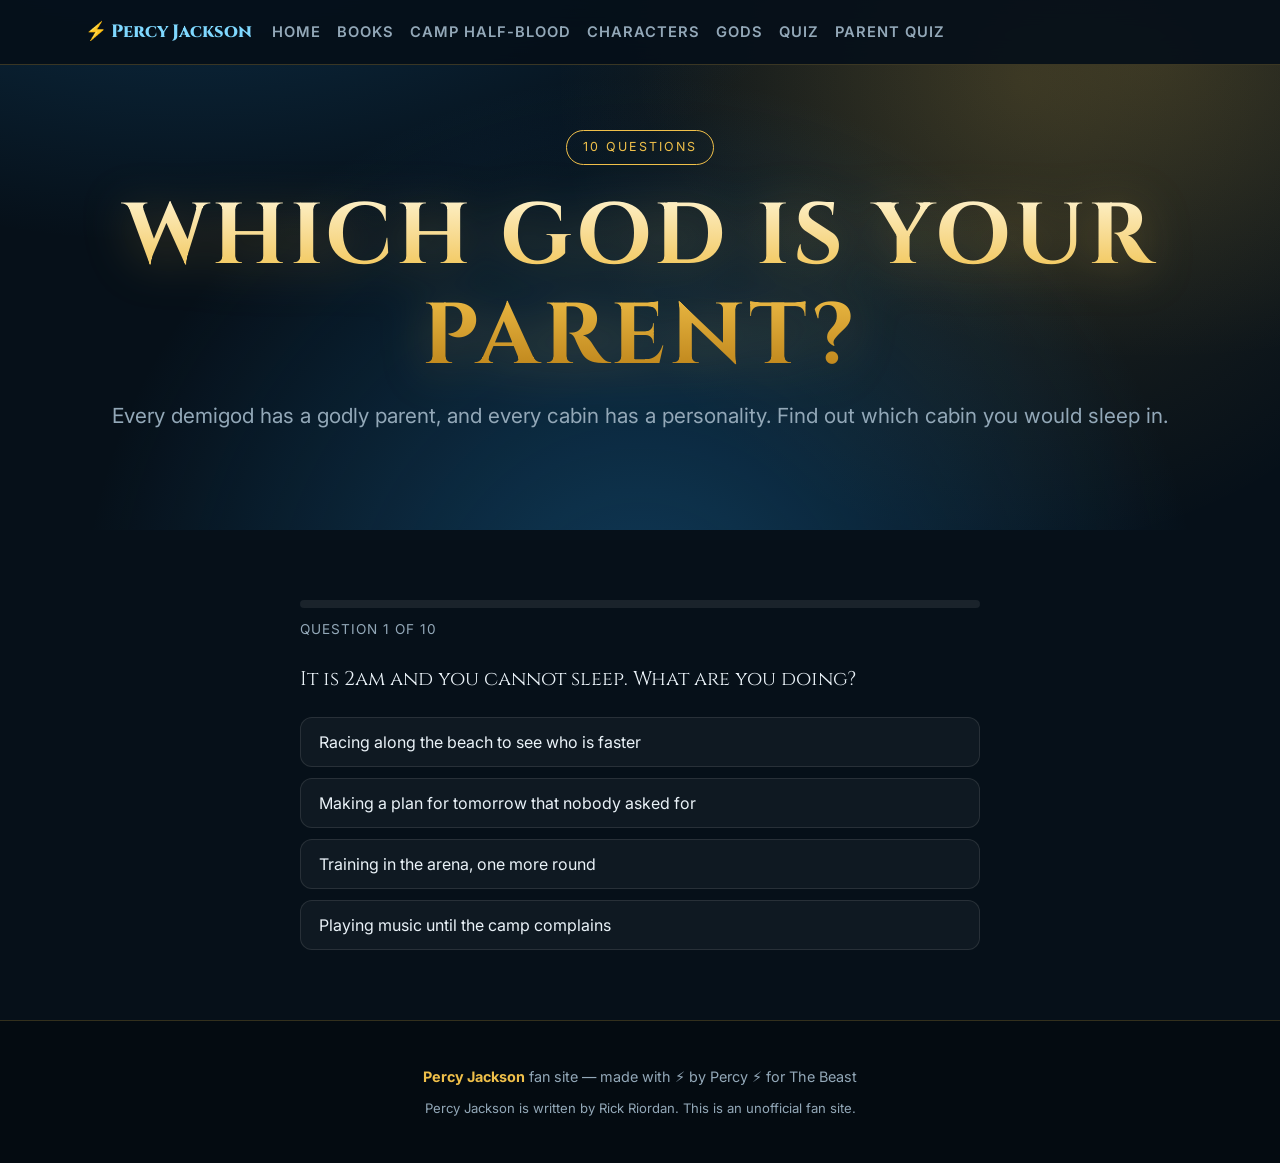
<file: parent-quiz.html>
<!DOCTYPE html>
<html lang="en">
<head>
<meta charset="UTF-8">
<meta name="viewport" content="width=device-width, initial-scale=1.0">
<title>Which God Is Your Parent? — Percy Jackson Fan Site</title>
<meta name="description" content="Answer 10 questions and find out which Olympian you would be the child of — and which camp cabin you'd sleep in.">
<link rel="preconnect" href="https://fonts.googleapis.com">
<link rel="preconnect" href="https://fonts.gstatic.com" crossorigin>
<link href="https://fonts.googleapis.com/css2?family=Cinzel:wght@600;700;800&family=Inter:wght@400;500;600;700&display=swap" rel="stylesheet">
<link rel="stylesheet" href="css/style.css?v=1">
</head>
<body>

<nav>
  <div class="nav-inner">
    <div class="logo">⚡ <span>Percy Jackson</span></div>
    <div class="nav-links">
      <a href="index.html">Home</a>
      <a href="books.html">Books</a>
      <a href="camp.html">Camp Half-Blood</a>
      <a href="characters.html">Characters</a>
      <a href="gods.html">Gods</a>
      <a href="quiz.html">Quiz</a>
      <a href="parent-quiz.html">Parent Quiz</a>
    </div>
  </div>
</nav>

<header class="hero" style="min-height:46vh">
  <div class="hero-bg"></div>
  <div class="wrap">
    <div class="tag">10 questions</div>
    <h1>Which God Is Your Parent?</h1>
    <p class="sub">Every demigod has a godly parent, and every cabin has a personality. Find out which cabin you would sleep in.</p>
  </div>
</header>

<section>
  <div class="wrap quiz-wrap">
    <div class="q-progress"><div class="q-bar" id="qBar"></div></div>
    <div class="q-count" id="qCount">Question 1 of 10</div>
    <div id="quizArea">
      <div class="q-text" id="qText"></div>
      <div class="q-opts" id="qOpts"></div>
      <div class="q-feedback" id="qFeedback" style="display:none"></div>
      <div id="nextWrap" style="display:none">
        <button class="q-next" id="qNext">Next question →</button>
      </div>
    </div>
  </div>
</section>

<footer>
  <p><b>Percy Jackson</b> fan site — made with ⚡ by Percy ⚡ for The Beast</p>
  <p style="margin-top:8px;font-size:.82rem">Percy Jackson is written by Rick Riordan. This is an unofficial fan site.</p>
</footer>

<script src="js/parentquiz.js"></script>
</body>
</html>
</file>
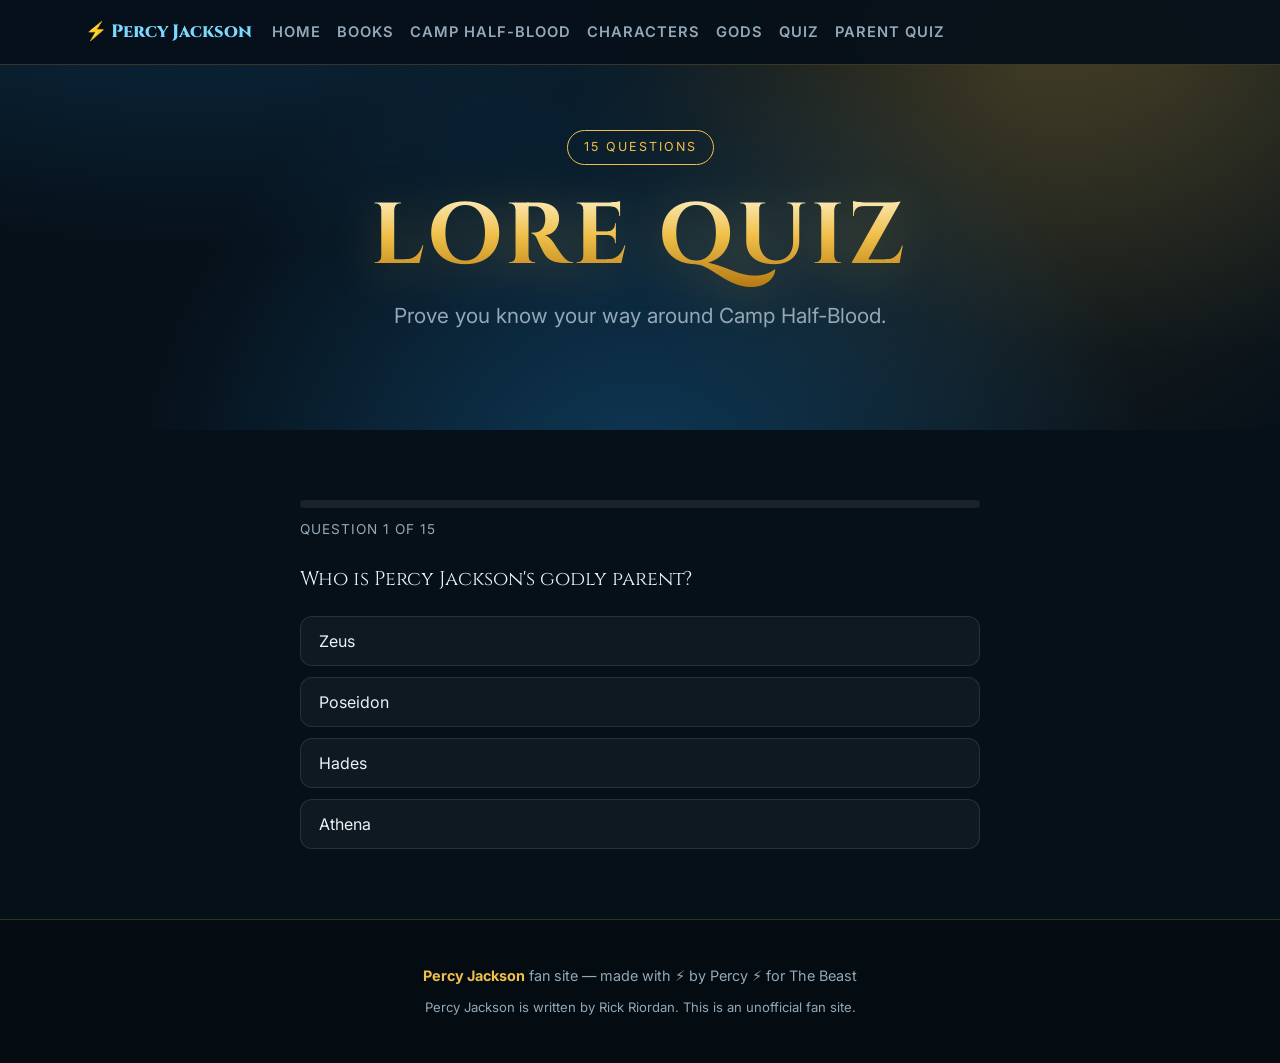
<file: quiz.html>
<!DOCTYPE html>
<html lang="en">
<head>
<meta charset="UTF-8">
<meta name="viewport" content="width=device-width, initial-scale=1.0">
<title>Lore Quiz — Percy Jackson Fan Site</title>
<meta name="description" content="15 questions about Percy Jackson, the Olympians, the Seven and the monsters. Can you get a demigod rank?">
<link rel="preconnect" href="https://fonts.googleapis.com">
<link rel="preconnect" href="https://fonts.gstatic.com" crossorigin>
<link href="https://fonts.googleapis.com/css2?family=Cinzel:wght@600;700;800&family=Inter:wght@400;500;600;700&display=swap" rel="stylesheet">
<link rel="stylesheet" href="css/style.css?v=1">
</head>
<body>

<nav>
  <div class="nav-inner">
    <div class="logo">⚡ <span>Percy Jackson</span></div>
    <div class="nav-links">
      <a href="index.html">Home</a>
      <a href="books.html">Books</a>
      <a href="camp.html">Camp Half-Blood</a>
      <a href="characters.html">Characters</a>
      <a href="gods.html">Gods</a>
      <a href="quiz.html">Quiz</a>
      <a href="parent-quiz.html">Parent Quiz</a>
    </div>
  </div>
</nav>

<header class="hero" style="min-height:46vh">
  <div class="hero-bg"></div>
  <div class="wrap">
    <div class="tag">15 questions</div>
    <h1>Lore Quiz</h1>
    <p class="sub">Prove you know your way around Camp Half-Blood.</p>
  </div>
</header>

<section>
  <div class="wrap quiz-wrap">
    <div class="q-progress"><div class="q-bar" id="qBar"></div></div>
    <div class="q-count" id="qCount">Question 1 of 15</div>
    <div id="quizArea">
      <div class="q-text" id="qText"></div>
      <div class="q-opts" id="qOpts"></div>
      <div class="q-feedback" id="qFeedback" style="display:none"></div>
      <div id="nextWrap" style="display:none">
        <button class="q-next" id="qNext">Next question →</button>
      </div>
    </div>
  </div>
</section>

<footer>
  <p><b>Percy Jackson</b> fan site — made with ⚡ by Percy ⚡ for The Beast</p>
  <p style="margin-top:8px;font-size:.82rem">Percy Jackson is written by Rick Riordan. This is an unofficial fan site.</p>
</footer>

<script src="js/quiz.js"></script>
</body>
</html>
</file>
<file: css/style.css>
/* ============================================
   PERCY JACKSON — Camp Half-Blood Chronicles
   Theme: deep sea, marble, gold, lightning
   ============================================ */
:root {
  --sea: #1b6fa8;
  --sea-deep: #0b2b45;
  --sea-dark: #071b2c;
  --gold: #f0c04a;
  --gold-light: #ffe9a8;
  --marble: #f3f1ea;
  --ink: #061019;
  --ink-2: #0b1a28;
  --ink-3: #122536;
  --text: #eaf2f8;
  --muted: #93a8b8;
  --lightning: #7fd8ff;
}

* { margin: 0; padding: 0; box-sizing: border-box; }
html { scroll-behavior: smooth; }

body {
  font-family: 'Inter', 'Segoe UI', system-ui, sans-serif;
  background:
    radial-gradient(1100px 600px at 15% -10%, rgba(27, 111, 168, .35), transparent 60%),
    radial-gradient(900px 520px at 90% 5%, rgba(240, 192, 74, .14), transparent 58%),
    var(--ink);
  color: var(--text);
  line-height: 1.68;
  min-height: 100vh;
  overflow-x: hidden;
}

h1, h2, h3, h4 {
  font-family: 'Cinzel', Georgia, 'Times New Roman', serif;
  font-weight: 700; line-height: 1.16; letter-spacing: .5px;
}
a { color: var(--gold); text-decoration: none; }
a:hover { color: var(--lightning); }
.wrap { max-width: 1150px; margin: 0 auto; padding: 0 20px; }

/* NAV */
nav {
  position: fixed; top: 0; left: 0; right: 0; z-index: 100;
  background: rgba(6, 16, 25, .93);
  backdrop-filter: blur(12px);
  border-bottom: 1px solid rgba(240, 192, 74, .22);
}
.nav-inner {
  max-width: 1150px; margin: 0 auto; padding: 0 20px;
  display: flex; align-items: center; gap: 20px; height: 64px;
}
.logo {
  font-family: 'Cinzel', Georgia, serif; font-size: 1.12rem; font-weight: 800;
  color: var(--gold); white-space: nowrap;
}
.logo span { color: var(--lightning); }
.nav-links { display: flex; gap: 16px; flex-wrap: wrap; }
.nav-links a {
  color: var(--muted); font-size: .92rem; font-weight: 600;
  text-transform: uppercase; letter-spacing: 1px; transition: color .2s;
}
.nav-links a:hover, .nav-links a.active { color: var(--gold); }

/* HERO */
.hero {
  min-height: 100vh; display: flex; align-items: center; justify-content: center;
  text-align: center; position: relative; padding: 130px 20px 70px;
}
.hero-bg {
  position: absolute; inset: 0; z-index: -1;
  background:
    radial-gradient(circle at 50% 120%, rgba(27, 111, 168, .45), transparent 62%),
    radial-gradient(circle at 80% 15%, rgba(240, 192, 74, .14), transparent 42%);
}
.hero h1 {
  font-size: clamp(2.4rem, 8vw, 5.4rem);
  text-transform: uppercase; letter-spacing: 4px;
  background: linear-gradient(180deg, #fff6d8 0%, var(--gold) 48%, #b57a12 100%);
  -webkit-background-clip: text; background-clip: text; color: transparent;
  filter: drop-shadow(0 6px 24px rgba(240, 192, 74, .28));
  margin-bottom: 12px;
}
.hero .sub { font-size: clamp(1rem, 2.4vw, 1.3rem); color: var(--muted); margin-bottom: 26px; }
.hero .tag {
  display: inline-block; padding: 6px 16px; border-radius: 999px;
  border: 1px solid var(--gold); color: var(--gold);
  font-size: .78rem; letter-spacing: 2px; text-transform: uppercase; margin-bottom: 22px;
}
.hero-btns { display: flex; gap: 14px; justify-content: center; flex-wrap: wrap; }
.btn {
  padding: 13px 28px; border-radius: 10px; font-weight: 700; font-size: 1rem;
  border: 2px solid var(--gold); color: var(--gold); background: transparent;
  cursor: pointer; transition: all .2s; display: inline-block;
}
.btn:hover { background: var(--gold); color: #241704; transform: translateY(-2px); }
.btn.solid { background: var(--gold); color: #241704; }
.btn.solid:hover { background: var(--lightning); border-color: var(--lightning); }
.btn.blue { border-color: var(--sea); color: var(--lightning); }
.btn.blue:hover { background: var(--sea); color: #04121e; }

.bolt-row { display: flex; justify-content: center; gap: 18px; margin-top: 46px; flex-wrap: wrap; }
.bolt-row span {
  font-size: 2.4rem; filter: drop-shadow(0 6px 12px rgba(0, 0, 0, .6));
  animation: float 4.4s ease-in-out infinite;
}
.bolt-row span:nth-child(2) { animation-delay: .35s; }
.bolt-row span:nth-child(3) { animation-delay: .7s; }
.bolt-row span:nth-child(4) { animation-delay: 1.05s; }
.bolt-row span:nth-child(5) { animation-delay: 1.4s; }
.bolt-row span:nth-child(6) { animation-delay: 1.75s; }
.bolt-row span:nth-child(7) { animation-delay: 2.1s; }
@keyframes float {
  0%, 100% { transform: translateY(0) rotate(-4deg); }
  50% { transform: translateY(-13px) rotate(4deg); }
}

/* SECTIONS */
section { padding: 70px 0; }
.section-title { text-align: center; margin-bottom: 12px; font-size: clamp(1.9rem, 4.6vw, 2.9rem); }
.section-title span { color: var(--gold); }
.section-sub { text-align: center; color: var(--muted); margin-bottom: 38px; font-size: 1.03rem; }
.center { text-align: center; }
.muted { color: var(--muted); }

/* CARDS + GRID */
.grid { display: grid; gap: 22px; }
.g2 { grid-template-columns: repeat(auto-fit, minmax(320px, 1fr)); }
.g3 { grid-template-columns: repeat(auto-fit, minmax(260px, 1fr)); }
.g4 { grid-template-columns: repeat(auto-fit, minmax(215px, 1fr)); }

.card {
  background: linear-gradient(160deg, var(--ink-3), var(--ink-2));
  border: 1px solid rgba(240, 192, 74, .18);
  border-radius: 16px; padding: 26px 24px;
  transition: transform .22s, border-color .22s, box-shadow .22s;
}
.card:hover {
  transform: translateY(-5px);
  border-color: rgba(127, 216, 255, .5);
  box-shadow: 0 14px 34px rgba(0, 0, 0, .45);
}
.card h3 { font-size: 1.32rem; margin-bottom: 8px; color: var(--gold); }
.card h4 { color: var(--lightning); margin-bottom: 6px; font-size: 1.05rem; }
.card p { color: var(--muted); font-size: .97rem; }
.card ul { margin: 12px 0 0 20px; color: var(--muted); font-size: .95rem; }
.card li { margin-bottom: 5px; }
.card li b, .card li strong { color: var(--text); }

.series-card { position: relative; overflow: hidden; }
.series-no {
  position: absolute; top: 10px; right: 20px;
  font-family: 'Cinzel', serif; font-size: 3.4rem; font-weight: 800;
  color: rgba(240, 192, 74, .12); line-height: 1;
}

.cabin-card { text-align: center; }
.cabin-emoji { font-size: 2.8rem; display: block; margin-bottom: 6px; }
.cabin-card p { text-align: left; }

.chip {
  display: inline-block; padding: 4px 12px; border-radius: 999px;
  background: rgba(240, 192, 74, .13); border: 1px solid rgba(240, 192, 74, .32);
  color: var(--gold); font-size: .78rem; font-weight: 600; letter-spacing: .5px;
  margin: 3px 4px 3px 0;
}
.chip.blue { background: rgba(27, 111, 168, .22); border-color: rgba(127, 216, 255, .35); color: var(--lightning); }

table {
  width: 100%; border-collapse: collapse; margin: 26px 0;
  background: rgba(0, 0, 0, .25); border-radius: 12px; overflow: hidden;
  font-size: .95rem;
}
th {
  background: rgba(240, 192, 74, .16); color: var(--gold);
  text-align: left; padding: 12px 14px; font-family: 'Cinzel', serif;
  letter-spacing: .5px; font-size: .9rem;
}
td { padding: 11px 14px; border-top: 1px solid rgba(255, 255, 255, .07); color: var(--muted); }
td b { color: var(--text); }
tr:hover td { background: rgba(240, 192, 74, .05); }

.stat-row { display: flex; gap: 16px; flex-wrap: wrap; justify-content: center; margin-top: 24px; }
.stat {
  background: rgba(0, 0, 0, .3); border: 1px solid rgba(240, 192, 74, .22);
  border-radius: 14px; padding: 18px 26px; text-align: center; min-width: 140px;
}
.stat b { display: block; font-size: 2rem; font-family: 'Cinzel', serif; color: var(--gold); }
.stat span { font-size: .82rem; text-transform: uppercase; letter-spacing: 1px; color: var(--muted); }

.timeline { border-left: 3px solid rgba(240, 192, 74, .35); padding-left: 22px; margin: 10px 0 0; }
.timeline-item { position: relative; margin-bottom: 26px; }
.timeline-item::before {
  content: ''; position: absolute; left: -30px; top: 7px;
  width: 13px; height: 13px; border-radius: 50%;
  background: var(--gold); box-shadow: 0 0 0 4px rgba(240, 192, 74, .18);
}
.timeline-item h4 { margin-bottom: 4px; }
.timeline-item p { color: var(--muted); font-size: .95rem; }

/* FOOTER */
footer {
  border-top: 1px solid rgba(240, 192, 74, .2);
  padding: 44px 20px; text-align: center; color: var(--muted); font-size: .9rem;
  background: rgba(0, 0, 0, .3);
}
footer b { color: var(--gold); }

/* REVEAL */
.reveal { opacity: 0; transform: translateY(22px); transition: opacity .6s ease, transform .6s ease; }
.reveal.show { opacity: 1; transform: none; }

/* QUIZ */
.quiz-wrap { max-width: 720px; margin: 0 auto; }
.q-progress {
  height: 8px; background: rgba(255, 255, 255, .08); border-radius: 999px; overflow: hidden; margin-bottom: 10px;
}
.q-bar { height: 100%; width: 0; background: linear-gradient(90deg, var(--sea), var(--gold)); transition: width .35s; }
.q-count { font-size: .85rem; color: var(--muted); margin-bottom: 22px; letter-spacing: 1px; text-transform: uppercase; }
.q-text { font-size: 1.24rem; font-family: 'Cinzel', serif; margin-bottom: 20px; color: var(--text); }
.q-opts { display: grid; gap: 11px; }
.q-opt {
  text-align: left; padding: 14px 18px; border-radius: 12px; cursor: pointer;
  background: rgba(255, 255, 255, .04); border: 1px solid rgba(255, 255, 255, .1);
  color: var(--text); font-size: 1rem; font-family: inherit; transition: all .18s;
}
.q-opt:hover { background: rgba(27, 111, 168, .25); border-color: var(--lightning); }
.q-opt.right { background: rgba(50, 150, 90, .32); border-color: #5fd08c; }
.q-opt.wrong { background: rgba(190, 60, 45, .3); border-color: #e0705a; }
.q-opt:disabled { cursor: default; }
.q-feedback { margin-top: 16px; padding: 14px 16px; border-radius: 10px; background: rgba(255, 255, 255, .05);
  border-left: 3px solid var(--gold); color: var(--muted); font-size: .95rem; }
.q-next {
  margin-top: 18px; padding: 12px 26px; border-radius: 10px; border: 2px solid var(--gold);
  background: var(--gold); color: #241704; font-weight: 700; cursor: pointer; font-size: .98rem;
}
.q-next:hover { background: var(--lightning); border-color: var(--lightning); color: #04121e; }
.q-result { text-align: center; }
.q-result .rank { font-family: 'Cinzel', serif; font-size: 2.2rem; color: var(--gold); margin-bottom: 8px; }
.q-result .score { font-size: 1.1rem; color: var(--muted); margin-bottom: 20px; }

@media (max-width: 720px) {
  .nav-links { display: none; }
  .hero h1 { letter-spacing: 2px; }
}
</file>
